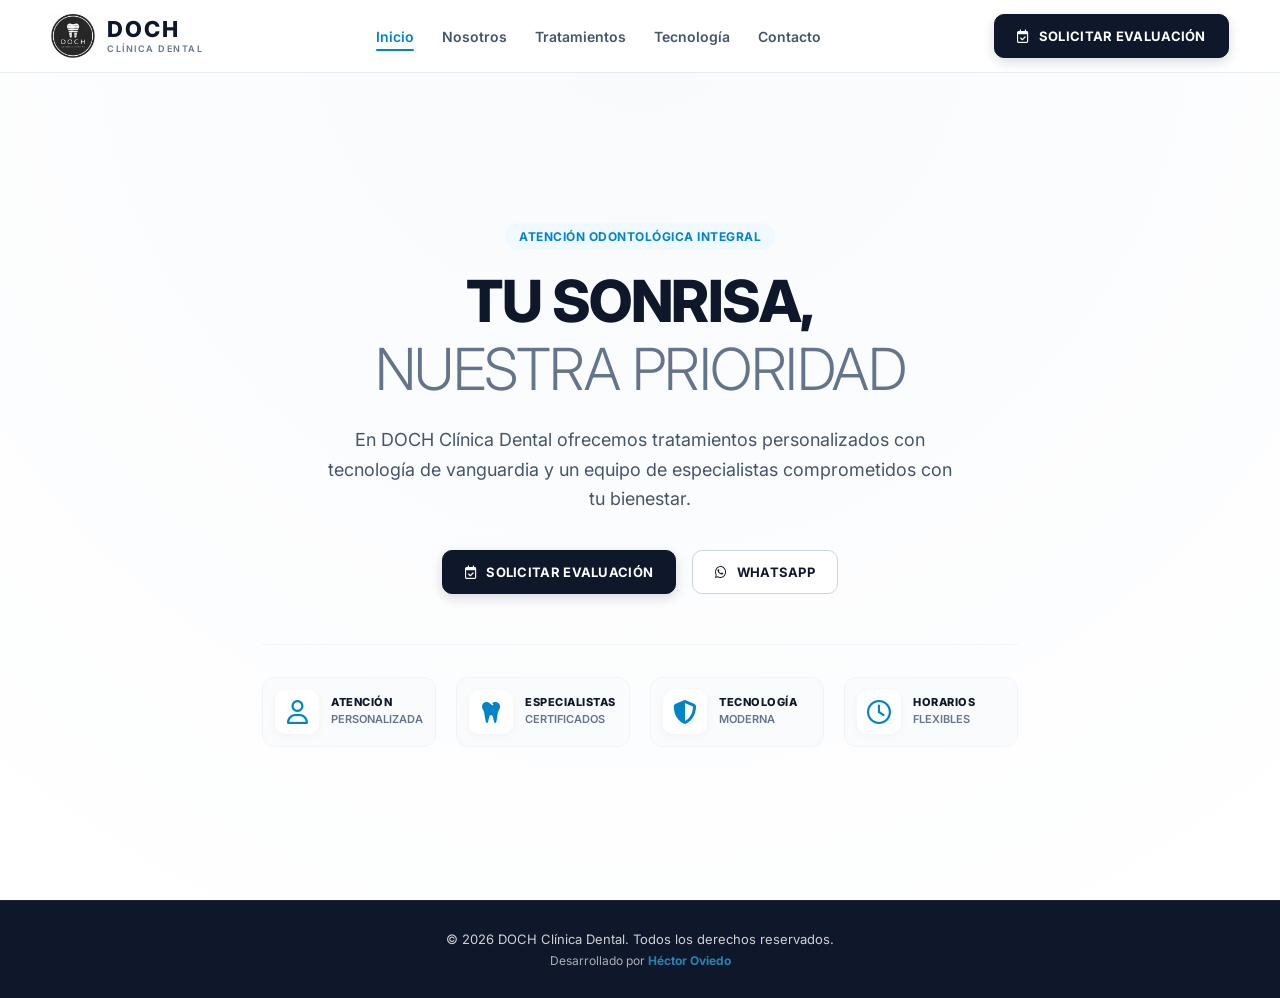
<file: index.html>
<!DOCTYPE html>
<html lang="es">
<head>
    <meta charset="UTF-8">
    <meta name="viewport" content="width=device-width, initial-scale=1.0">
    <title>DOCH - Clínica Dental</title>
    
    <!-- Iconos FontAwesome 6 (CDN) -->
    <link rel="stylesheet" href="https://cdnjs.cloudflare.com/ajax/libs/font-awesome/6.5.1/css/all.min.css">

    <!-- Hojas de Estilos CSS -->
    <link rel="stylesheet" href="css/global.css">
    <link rel="stylesheet" href="css/index.css">

    <!-- Scripts -->
    <script src="js/global.js" defer></script>
</head>
<body>

    <!-- ============================================
         HEADER / NAVBAR (DESKTOP & MÓVIL)
    ============================================ -->
    <header>
        <div class="container navbar">
            <!-- LOGO -->
            <a href="index.html" class="logo">
                <img src="img/Logo.png" alt="DOCH Clínica Dental Logo">
                <div class="logo-text">
                    <h2>DOCH</h2>
                    <span>CLÍNICA DENTAL</span>
                </div>
            </a>

            <!-- NAVEGACIÓN DESKTOP -->
            <nav class="nav-desktop">
                <ul class="menu">
                    <li><a href="index.html" class="activo">Inicio</a></li>
                    <li><a href="nosotros.html">Nosotros</a></li>
                    <li><a href="tratamientos.html">Tratamientos</a></li>
                    <li><a href="tecnologia.html">Tecnología</a></li>
                    <li><a href="contacto.html">Contacto</a></li>
                </ul>
            </nav>

            <!-- BOTÓN DESKTOP -->
            <a href="solicitud.html" class="btn btn-dark navbar-btn">
                <i class="fa-regular fa-calendar-check"></i> SOLICITAR EVALUACIÓN
            </a>

            <!-- BOTÓN HAMBURGUESA (MÓVIL) -->
            <button class="hamburger" id="open-menu-btn" aria-label="Abrir menú de navegación">
                <span></span>
                <span></span>
                <span></span>
            </button>
        </div>
    </header>

    <!-- ============================================
         MENÚ MÓVIL MODAL ESTILO APP
    ============================================ -->
    <div class="menu-backdrop" id="menu-backdrop"></div>

    <aside class="mobile-nav-modal" id="mobile-nav-panel" aria-label="Navegación móvil">
        <!-- Indicador visual superior tipo App -->
        <div class="modal-drag-indicator"></div>

        <button class="close-modal-btn" id="close-menu-btn" aria-label="Cerrar menú">
            <i class="fa-solid fa-xmark"></i>
        </button>

        <div class="mobile-modal-header">
            <h3>Navegación</h3>
            <p>Explora nuestros servicios clínicos</p>
        </div>

        <nav class="mobile-modal-links">
            <a href="index.html" class="activo">
                <i class="fa-solid fa-house"></i>
                <span>Inicio</span>
            </a>
            <a href="nosotros.html">
                <i class="fa-solid fa-hospital-user"></i>
                <span>Nosotros</span>
            </a>
            <a href="tratamientos.html">
                <i class="fa-solid fa-tooth"></i>
                <span>Tratamientos</span>
            </a>

            <a href="tecnologia.html">
                <i class="fa-solid fa-microscope"></i>
                <span>Tecnología</span>
            </a>
            <a href="contacto.html">
                <i class="fa-solid fa-address-book"></i>
                <span>Contacto</span>
            </a>
        </nav>

        <div class="mobile-modal-divider"></div>

        <div class="mobile-modal-buttons">
            <a href="solicitud.html" class="btn btn-modal-primary">
                <i class="fa-solid fa-calendar-check"></i> Solicitar Evaluación
            </a>
            <a href="https://wa.me/56942292122?text=Hola%2C+quiero+agendar+una+evaluaci%C3%B3n+" target="_blank" class="btn btn-modal-whatsapp">
                <i class="fa-brands fa-whatsapp"></i> Agendar por WhatsApp
            </a>
        </div>
    </aside>

    <!-- ============================================
         HERO SECTION (CENTRADO)
    ============================================ -->
    <main>
        <section class="hero">
            <div class="container">
                <div class="hero-text">
                    <span class="badge">Atención odontológica integral</span>
                    <h1>TU SONRISA, <span>NUESTRA PRIORIDAD</span></h1>
                    
                    <p>
                        En DOCH Clínica Dental ofrecemos tratamientos personalizados con tecnología de vanguardia y un equipo de especialistas comprometidos con tu bienestar.
                    </p>

                    <div class="hero-buttons">
                        <a href="solicitud.html" class="btn btn-dark">
                            <i class="fa-regular fa-calendar-check"></i> SOLICITAR EVALUACIÓN
                        </a>
                        <a href="https://wa.me/56942292122?text=Hola%2C+quiero+agendar+una+evaluaci%C3%B3n+" target="_blank" class="btn btn-outline">
                            <i class="fa-brands fa-whatsapp"></i> WHATSAPP
                        </a>
                    </div>

                    <div class="hero-info">
                        <div class="info-card">
                            <i class="fa-regular fa-user"></i>
                            <div>
                                <h4>ATENCIÓN</h4>
                                <p>PERSONALIZADA</p>
                            </div>
                        </div>

                        <div class="info-card">
                            <i class="fa-solid fa-tooth"></i>
                            <div>
                                <h4>ESPECIALISTAS</h4>
                                <p>CERTIFICADOS</p>
                            </div>
                        </div>

                        <div class="info-card">
                            <i class="fa-solid fa-shield-halved"></i>
                            <div>
                                <h4>TECNOLOGÍA</h4>
                                <p>MODERNA</p>
                            </div>
                        </div>

                        <div class="info-card">
                            <i class="fa-regular fa-clock"></i>
                            <div>
                                <h4>HORARIOS</h4>
                                <p>FLEXIBLES</p>
                            </div>
                        </div>
                    </div>
                </div>
            </div>
        </section>
    </main>

    <!-- ============================================
         FOOTER GLOBAL
    ============================================ -->
    <footer>
        <div class="container footer-content">
            <p>&copy; 2026 DOCH Clínica Dental. Todos los derechos reservados.</p>
            <p class="footer-author">Desarrollado por <span>Héctor Oviedo</span></p>
        </div>
    </footer>

</body>
</html>
</file>
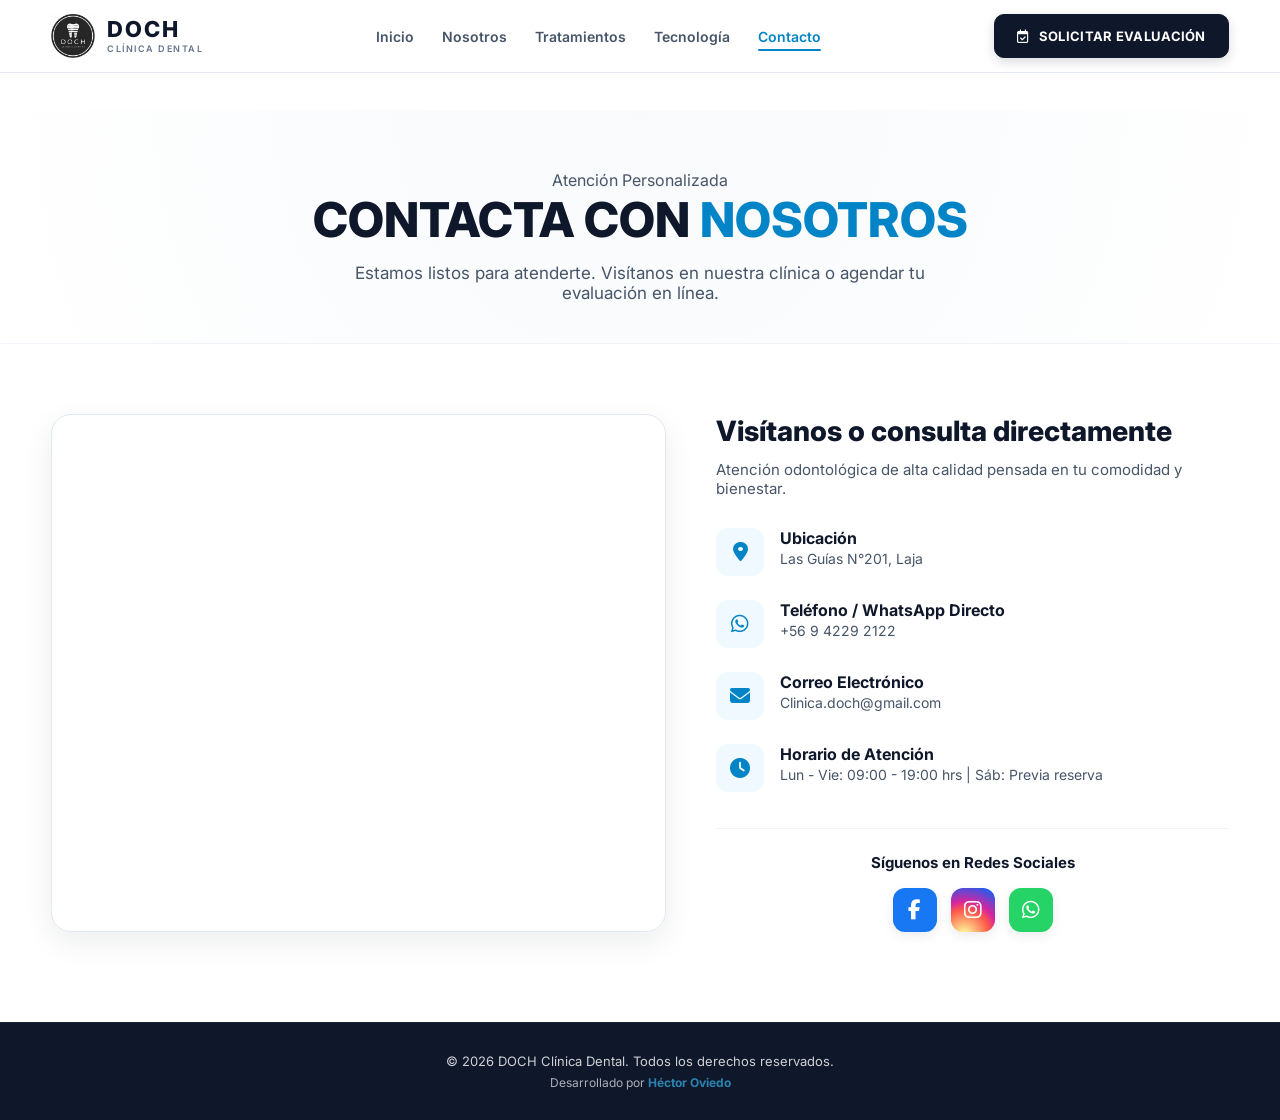
<file: contacto.html>
<!DOCTYPE html>
<html lang="es">
<head>
    <meta charset="UTF-8">
    <meta name="viewport" content="width=device-width, initial-scale=1.0">
    <title>Contacto - DOCH Clínica Dental</title>
    
    <!-- Iconos FontAwesome 6 -->
    <link rel="stylesheet" href="https://cdnjs.cloudflare.com/ajax/libs/font-awesome/6.5.1/css/all.min.css">

    <!-- Hojas de Estilos CSS -->
    <link rel="stylesheet" href="css/global.css">
    <link rel="stylesheet" href="css/contacto.css">

    <!-- Scripts -->
    <script src="js/global.js" defer></script>
</head>
<body>

    <!-- HEADER / NAVBAR -->
    <header>
        <div class="container navbar">
            <a href="index.html" class="logo">
                <img src="img/Logo.png" alt="DOCH Clínica Dental Logo">
                <div class="logo-text">
                    <h2>DOCH</h2>
                    <span>CLÍNICA DENTAL</span>
                </div>
            </a>

            <nav class="nav-desktop">
                <ul class="menu">
                    <li><a href="index.html">Inicio</a></li>
                    <li><a href="nosotros.html">Nosotros</a></li>
                    <li><a href="tratamientos.html">Tratamientos</a></li>
                    <li><a href="tecnologia.html">Tecnología</a></li>
                    <li><a href="contacto.html" class="activo">Contacto</a></li>
                </ul>
            </nav>

            <a href="solicitud.html" class="btn btn-dark navbar-btn">
                <i class="fa-regular fa-calendar-check"></i> SOLICITAR EVALUACIÓN
            </a>

            <button class="hamburger" id="open-menu-btn" aria-label="Abrir menú de navegación">
                <span></span>
                <span></span>
                <span></span>
            </button>
        </div>
    </header>

    <!-- MENÚ MÓVIL MODAL -->
    <div class="menu-backdrop" id="menu-backdrop"></div>

    <aside class="mobile-nav-modal" id="mobile-nav-panel" aria-label="Navegación móvil">
        <!-- Indicador visual superior tipo App -->
        <div class="modal-drag-indicator"></div>

        <button class="close-modal-btn" id="close-menu-btn" aria-label="Cerrar menú">
            <i class="fa-solid fa-xmark"></i>
        </button>

        <div class="mobile-modal-header">
            <h3>Navegación</h3>
            <p>Explora nuestros servicios clínicos</p>
        </div>

        <nav class="mobile-modal-links">
            <a href="index.html" class="activo">
                <i class="fa-solid fa-house"></i>
                <span>Inicio</span>
            </a>
            <a href="nosotros.html">
                <i class="fa-solid fa-hospital-user"></i>
                <span>Nosotros</span>
            </a>
            <a href="tratamientos.html">
                <i class="fa-solid fa-tooth"></i>
                <span>Tratamientos</span>
            </a>

            <a href="tecnologia.html">
                <i class="fa-solid fa-microscope"></i>
                <span>Tecnología</span>
            </a>
            <a href="contacto.html">
                <i class="fa-solid fa-address-book"></i>
                <span>Contacto</span>
            </a>
        </nav>

        <div class="mobile-modal-divider"></div>

        <div class="mobile-modal-buttons">
            <a href="solicitud.html" class="btn btn-modal-primary">
                <i class="fa-solid fa-calendar-check"></i> Solicitar Evaluación
            </a>
            <a href="https://wa.me/56942292122?text=Hola%2C+quiero+agendar+una+evaluaci%C3%B3n+" target="_blank" class="btn btn-modal-whatsapp">
                <i class="fa-brands fa-whatsapp"></i> Agendar por WhatsApp
            </a>
        </div>
    </aside>

    <!-- CONTENIDO PRINCIPAL -->
    <main class="page-content">

        <section class="page-header">
            <div class="container">
                <span class="badge">Atención Personalizada</span>
                <h1>CONTACTA CON <span>NOSOTROS</span></h1>
                <p>Estamos listos para atenderte. Visítanos en nuestra clínica o agendar tu evaluación en línea.</p>
            </div>
        </section>

        <section class="contact-section">
            <div class="container contact-grid">

                <!-- MAPA UBICACIÓN (A LA IZQUIERDA - LAJA) -->
                <div class="map-container">
                    <iframe 
                        src="https://www.google.com/maps/embed?pb=!1m18!1m12!1m3!1d3164.5739192461973!2d-72.7153683!3d-37.2813959!2m3!1f0!2f0!3f0!3m2!1i1024!2i768!4f13.1!3m3!1m2!1s0x966967812832a819%3A0xbbfd11821df26be5!2sLas%20Gu%C3%ADas%20201%2C%20Laja%2C%20B%C3%ADo%20B%C3%ADo!5e0!3m2!1ses!2scl!4v1710000000000!5m2!1ses!2scl" 
                        width="100%" 
                        height="100%" 
                        style="border:0; min-height: 420px;" 
                        allowfullscreen="" 
                        loading="lazy" 
                        referrerpolicy="no-referrer-when-downgrade">
                    </iframe>
                </div>

                <!-- INFORMACIÓN DE CONTACTO & REDES SOCIALES (A LA DERECHA) -->
                <div class="contact-info">
                    <h2>Visítanos o consulta directamente</h2>
                    <p>Atención odontológica de alta calidad pensada en tu comodidad y bienestar.</p>

                    <div class="info-items">
                        <div class="info-item">
                            <div class="info-icon"><i class="fa-solid fa-location-dot"></i></div>
                            <div>
                                <h4>Ubicación</h4>
                                <p>Las Guías N°201, Laja</p>
                            </div>
                        </div>

                        <div class="info-item">
                            <div class="info-icon"><i class="fa-brands fa-whatsapp"></i></div>
                            <div>
                                <h4>Teléfono / WhatsApp Directo</h4>
                                <p>+56 9 4229 2122</p>
                            </div>
                        </div>

                        <div class="info-item">
                            <div class="info-icon"><i class="fa-solid fa-envelope"></i></div>
                            <div>
                                <h4>Correo Electrónico</h4>
                                <p>Clinica.doch@gmail.com</p>
                            </div>
                        </div>

                        <div class="info-item">
                            <div class="info-icon"><i class="fa-solid fa-clock"></i></div>
                            <div>
                                <h4>Horario de Atención</h4>
                                <p>Lun - Vie: 09:00 - 19:00 hrs | Sáb: Previa reserva</p>
                            </div>
                        </div>
                    </div>

                    <!-- REDES SOCIALES -->
                    <div class="social-box">
                        <h4>Síguenos en Redes Sociales</h4>
                        <div class="social-links">
                            <a href="https://www.facebook.com/profile.php?id=61579212466904" target="_blank" rel="noopener noreferrer" aria-label="Facebook"><i class="fa-brands fa-facebook-f"></i></a>
                            <a href="https://www.instagram.com/clinicadoch" target="_blank" rel="noopener noreferrer" aria-label="Instagram"><i class="fa-brands fa-instagram"></i></a>
                            <a href="https://wa.me/56942292122?text=Hola%2C+quiero+agendar+una+evaluaci%C3%B3n+" target="_blank" rel="noopener noreferrer" aria-label="WhatsApp"><i class="fa-brands fa-whatsapp"></i></a>
                        </div>
                    </div>
                </div>

            </div>
        </section>

    </main>

   
    <!-- FOOTER -->
    <footer>
        <div class="container footer-content">
            <p>&copy; 2026 DOCH Clínica Dental. Todos los derechos reservados.</p>
            <p class="footer-author">Desarrollado por <span>Héctor Oviedo</span></p>
        </div>
    </footer>

</body>
</html>
</file>
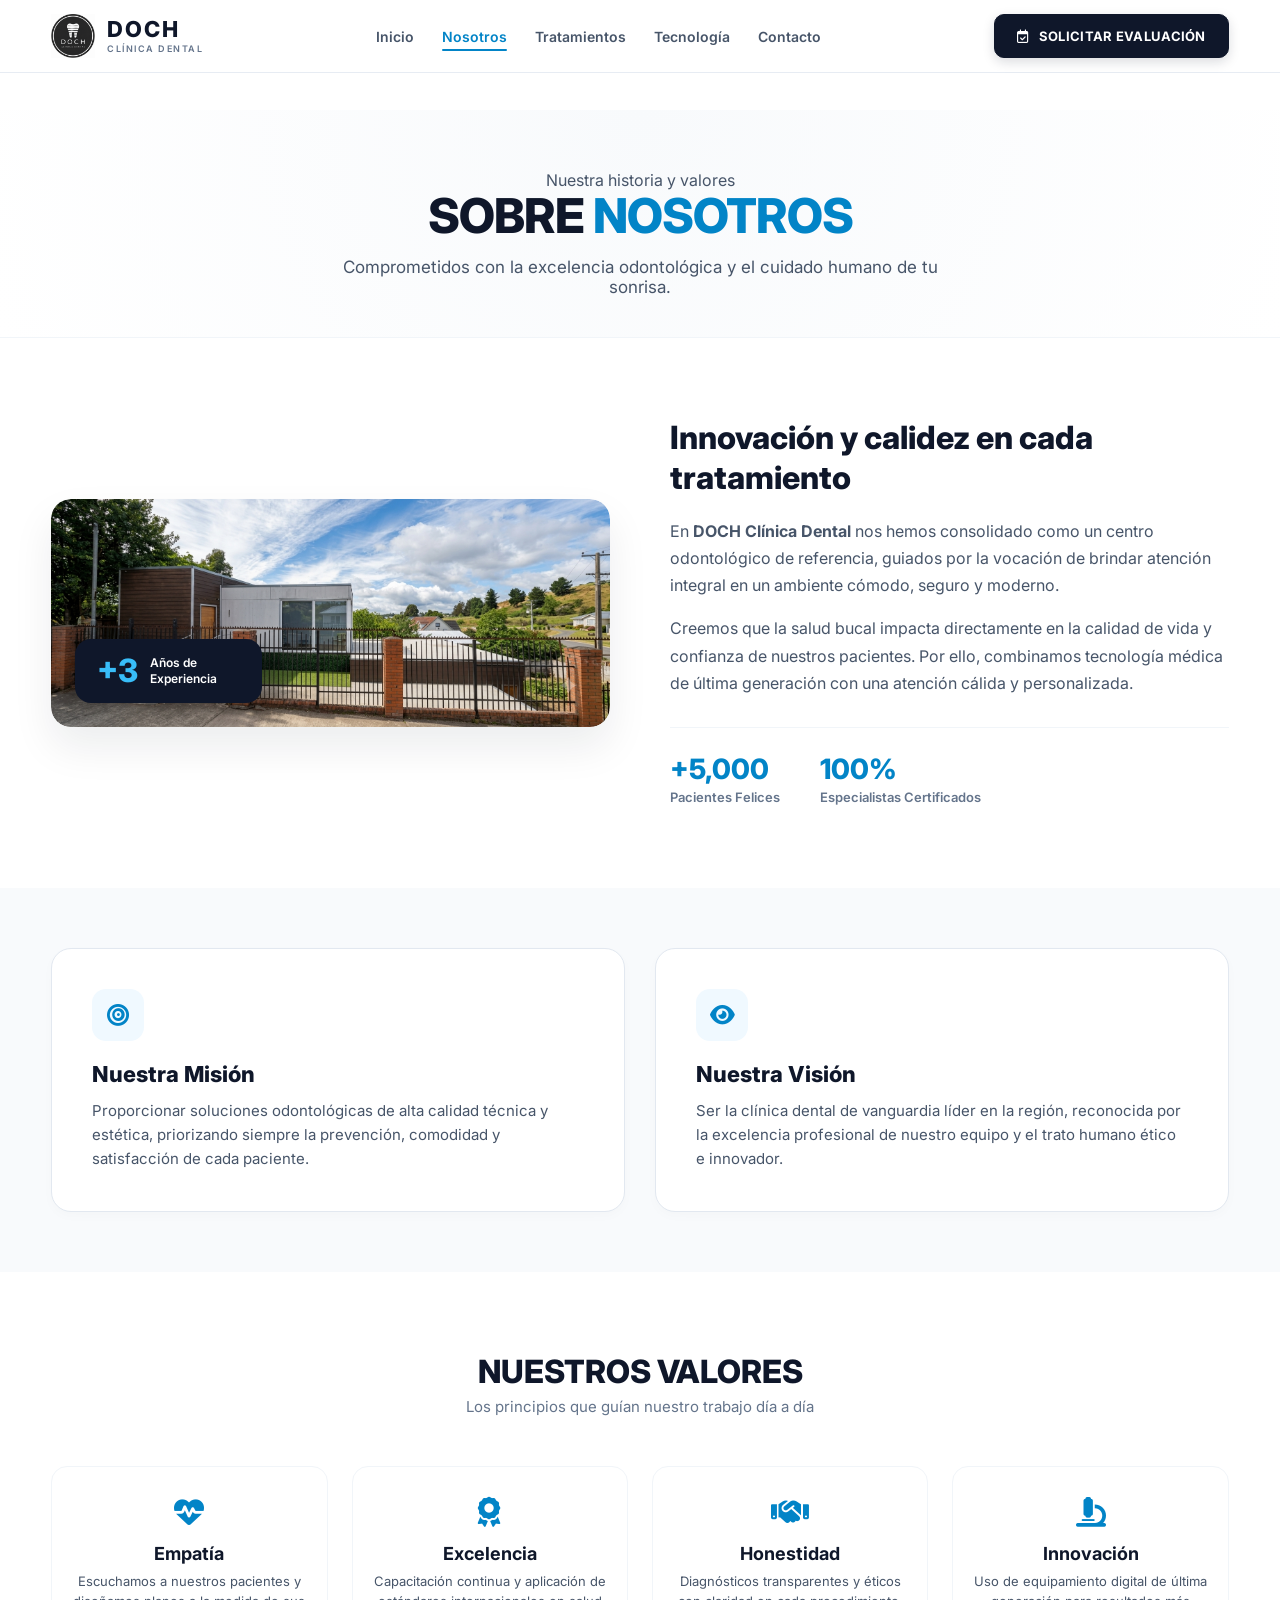
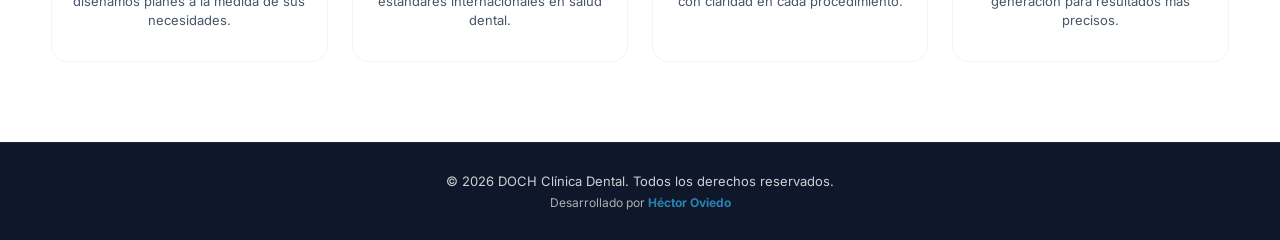
<file: nosotros.html>
<!DOCTYPE html>
<html lang="es">
<head>
    <meta charset="UTF-8">
    <meta name="viewport" content="width=device-width, initial-scale=1.0">
    <title>Nosotros - DOCH Clínica Dental</title>
    
    <!-- Iconos FontAwesome 6 (CDN) -->
    <link rel="stylesheet" href="https://cdnjs.cloudflare.com/ajax/libs/font-awesome/6.5.1/css/all.min.css">

    <!-- Hojas de Estilos CSS -->
    <link rel="stylesheet" href="css/global.css">
    <link rel="stylesheet" href="css/nosotros.css">

    <!-- Scripts -->
    <script src="js/global.js" defer></script>
</head>
<body>

    <!-- ============================================
         HEADER / NAVBAR (DESKTOP & MÓVIL)
    ============================================ -->
    <header>
        <div class="container navbar">
            <!-- LOGO -->
            <a href="index.html" class="logo">
                <img src="img/Logo.png" alt="DOCH Clínica Dental Logo">
                <div class="logo-text">
                    <h2>DOCH</h2>
                    <span>CLÍNICA DENTAL</span>
                </div>
            </a>

            <!-- NAVEGACIÓN DESKTOP -->
            <nav class="nav-desktop">
                <ul class="menu">
                    <li><a href="index.html">Inicio</a></li>
                    <li><a href="nosotros.html" class="activo">Nosotros</a></li>
                    <li><a href="tratamientos.html">Tratamientos</a></li>
                    <li><a href="tecnologia.html">Tecnología</a></li>
                    <li><a href="contacto.html">Contacto</a></li>
                </ul>
            </nav>

            <!-- BOTÓN DESKTOP -->
            <a href="solicitud.html" class="btn btn-dark navbar-btn">
                <i class="fa-regular fa-calendar-check"></i> SOLICITAR EVALUACIÓN
            </a>

            <!-- BOTÓN HAMBURGUESA (MÓVIL) -->
            <button class="hamburger" id="open-menu-btn" aria-label="Abrir menú de navegación">
                <span></span>
                <span></span>
                <span></span>
            </button>
        </div>
    </header>

    <!-- ============================================
         MENÚ MÓVIL MODAL ESTILO APP
    ============================================ -->
    <div class="menu-backdrop" id="menu-backdrop"></div>

    <aside class="mobile-nav-modal" id="mobile-nav-panel" aria-label="Navegación móvil">
        <!-- Indicador visual superior tipo App -->
        <div class="modal-drag-indicator"></div>

        <button class="close-modal-btn" id="close-menu-btn" aria-label="Cerrar menú">
            <i class="fa-solid fa-xmark"></i>
        </button>

        <div class="mobile-modal-header">
            <h3>Navegación</h3>
            <p>Explora nuestros servicios clínicos</p>
        </div>

        <nav class="mobile-modal-links">
            <a href="index.html" class="activo">
                <i class="fa-solid fa-house"></i>
                <span>Inicio</span>
            </a>
            <a href="nosotros.html">
                <i class="fa-solid fa-hospital-user"></i>
                <span>Nosotros</span>
            </a>
            <a href="tratamientos.html">
                <i class="fa-solid fa-tooth"></i>
                <span>Tratamientos</span>
            </a>

            <a href="tecnologia.html">
                <i class="fa-solid fa-microscope"></i>
                <span>Tecnología</span>
            </a>
            <a href="contacto.html">
                <i class="fa-solid fa-address-book"></i>
                <span>Contacto</span>
            </a>
        </nav>

        <div class="mobile-modal-divider"></div>

        <div class="mobile-modal-buttons">
            <a href="solicitud.html" class="btn btn-modal-primary">
                <i class="fa-solid fa-calendar-check"></i> Solicitar Evaluación
            </a>
            <a href="https://wa.me/56942292122?text=Hola%2C+quiero+agendar+una+evaluaci%C3%B3n+" target="_blank" class="btn btn-modal-whatsapp">
                <i class="fa-brands fa-whatsapp"></i> Agendar por WhatsApp
            </a>
        </div>
    </aside>

    <!-- ============================================
         CONTENIDO PRINCIPAL - NOSOTROS
    ============================================ -->
    <main class="page-content">
        
        <!-- HEADER DE PÁGINA -->
        <section class="page-header">
            <div class="container">
                <span class="badge">Nuestra historia y valores</span>
                <h1>SOBRE <span>NOSOTROS</span></h1>
                <p>Comprometidos con la excelencia odontológica y el cuidado humano de tu sonrisa.</p>
            </div>
        </section>

        <!-- SECCIÓN SOBRE LA CLÍNICA (GRID DOS COLUMNAS) -->
        <section class="about-section">
            <div class="container about-grid">
                <div class="about-image">
                    <img src="img/Instalaciones.png" alt="Instalaciones de DOCH Clínica Dental">
                    <div class="experience-badge">
                        <span class="number">+3</span>
                        <span class="text">Años de Experiencia</span>
                    </div>
                </div>

                <div class="about-text">
                    <h2>Innovación y calidez en cada tratamiento</h2>
                    <p>
                        En <strong>DOCH Clínica Dental</strong> nos hemos consolidado como un centro odontológico de referencia, guiados por la vocación de brindar atención integral en un ambiente cómodo, seguro y moderno.
                    </p>
                    <p>
                        Creemos que la salud bucal impacta directamente en la calidad de vida y confianza de nuestros pacientes. Por ello, combinamos tecnología médica de última generación con una atención cálida y personalizada.
                    </p>

                    <div class="about-stats">
                        <div class="stat-item">
                            <h3>+5,000</h3>
                            <p>Pacientes Felices</p>
                        </div>
                        <div class="stat-item">
                            <h3>100%</h3>
                            <p>Especialistas Certificados</p>
                        </div>
                    </div>
                </div>
            </div>
        </section>

        <!-- MISIÓN Y VISIÓN (TARJETAS) -->
        <section class="mv-section">
            <div class="container mv-grid">
                <div class="mv-card">
                    <div class="mv-icon">
                        <i class="fa-solid fa-bullseye"></i>
                    </div>
                    <h3>Nuestra Misión</h3>
                    <p>
                        Proporcionar soluciones odontológicas de alta calidad técnica y estética, priorizando siempre la prevención, comodidad y satisfacción de cada paciente.
                    </p>
                </div>

                <div class="mv-card">
                    <div class="mv-icon">
                        <i class="fa-solid fa-eye"></i>
                    </div>
                    <h3>Nuestra Visión</h3>
                    <p>
                        Ser la clínica dental de vanguardia líder en la región, reconocida por la excelencia profesional de nuestro equipo y el trato humano ético e innovador.
                    </p>
                </div>
            </div>
        </section>

        <!-- VALORES CORPORATIVOS -->
        <section class="values-section">
            <div class="container">
                <div class="section-title">
                    <h2>NUESTROS VALORES</h2>
                    <p>Los principios que guían nuestro trabajo día a día</p>
                </div>

                <div class="values-grid">
                    <div class="value-card">
                        <i class="fa-solid fa-heart-pulse"></i>
                        <h4>Empatía</h4>
                        <p>Escuchamos a nuestros pacientes y diseñamos planes a la medida de sus necesidades.</p>
                    </div>

                    <div class="value-card">
                        <i class="fa-solid fa-award"></i>
                        <h4>Excelencia</h4>
                        <p>Capacitación continua y aplicación de estándares internacionales en salud dental.</p>
                    </div>

                    <div class="value-card">
                        <i class="fa-solid fa-handshake"></i>
                        <h4>Honestidad</h4>
                        <p>Diagnósticos transparentes y éticos con claridad en cada procedimiento.</p>
                    </div>

                    <div class="value-card">
                        <i class="fa-solid fa-microscope"></i>
                        <h4>Innovación</h4>
                        <p>Uso de equipamiento digital de última generación para resultados más precisos.</p>
                    </div>
                </div>
            </div>
        </section>

    </main>


    <footer>
        <div class="container footer-content">
            <p>&copy; 2026 DOCH Clínica Dental. Todos los derechos reservados.</p>
            <p class="footer-author">Desarrollado por <span>Héctor Oviedo</span></p>
        </div>
    </footer>

</body>
</html>
</file>
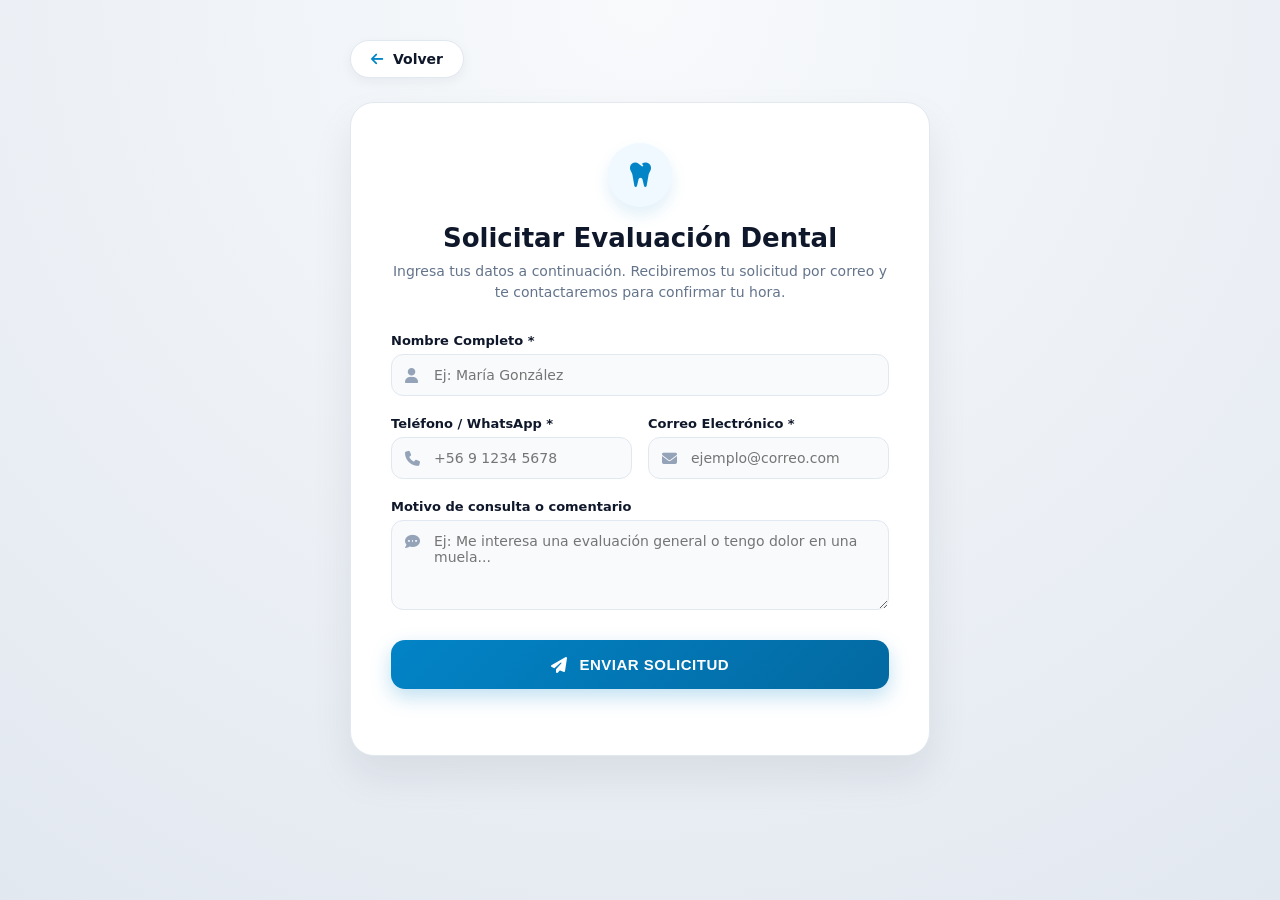
<file: solicitud.html>
<!DOCTYPE html>
<html lang="es">
<head>
    <meta charset="UTF-8">
    <meta name="viewport" content="width=device-width, initial-scale=1.0">
    <title>Solicitud de Evaluación - DOCH Clínica Dental</title>
    
    <!-- Iconos FontAwesome 6 -->
    <link rel="stylesheet" href="https://cdnjs.cloudflare.com/ajax/libs/font-awesome/6.5.1/css/all.min.css">

    <!-- Estilos CSS -->
    <link rel="stylesheet" href="css/global.css">
    <link rel="stylesheet" href="css/solicitud.css">
    <script src="js/solicitud.js"></script>
</head>
<body class="solicitud-page">

    <main class="solicitud-container">
        <!-- Botón Volver al historial anterior -->
        <a href="javascript:history.back()" class="btn-back">
            <i class="fa-solid fa-arrow-left"></i> Volver
        </a>

        <div class="solicitud-card">
            <div class="solicitud-header">
                <div class="solicitud-icon">
                    <i class="fa-solid fa-tooth"></i>
                </div>
                <h1>Solicitar Evaluación Dental</h1>
                <p>Ingresa tus datos a continuación. Recibiremos tu solicitud por correo y te contactaremos para confirmar tu hora.</p>
            </div>

            <!-- FORMULARIO DE ENVÍO -->
            <!-- NOTA: Reemplaza "TU_FORM_ID" por tu ID de Formspree (se explica abajo) -->
           <form action="https://formspree.io/f/xaqrlyyg" method="POST" class="solicitud-form" id="solicitudForm">
                
                <!-- Configuración opcional para Formspree -->
                <input type="hidden" name="_subject" value="Nueva Solicitud de Evaluación Dental - DOCH">
                
                <div class="form-group">
                    <label for="nombre">Nombre Completo *</label>
                    <div class="input-wrapper">
                        <i class="fa-solid fa-user"></i>
                        <input type="text" name="nombre" id="nombre" placeholder="Ej: María González" required>
                    </div>
                </div>

                <div class="form-row">
                    <div class="form-group">
                        <label for="telefono">Teléfono / WhatsApp *</label>
                        <div class="input-wrapper">
                            <i class="fa-solid fa-phone"></i>
                            <input type="tel" name="telefono" id="telefono" placeholder="+56 9 1234 5678" required>
                        </div>
                    </div>

                    <div class="form-group">
                        <label for="correo">Correo Electrónico *</label>
                        <div class="input-wrapper">
                            <i class="fa-solid fa-envelope"></i>
                            <input type="email" name="correo" id="correo" placeholder="ejemplo@correo.com" required>
                        </div>
                    </div>
                </div>

                <div class="form-group">
                    <label for="motivo">Motivo de consulta o comentario</label>
                    <div class="input-wrapper textarea-wrapper">
                        <i class="fa-solid fa-comment-dots"></i>
                        <textarea name="motivo" id="motivo" rows="4" placeholder="Ej: Me interesa una evaluación general o tengo dolor en una muela..."></textarea>
                    </div>
                </div>

                <button type="submit" class="btn-submit" id="btnSubmit">
                    <i class="fa-solid fa-paper-plane"></i> ENVIAR SOLICITUD
                </button>

                <!-- Mensaje de estado al enviar -->
                <div class="form-status" id="formStatus"></div>
            </form>
        </div>
    </main>

    <script src="js/solicitud.js"></script>
</body>
</html>
</file>
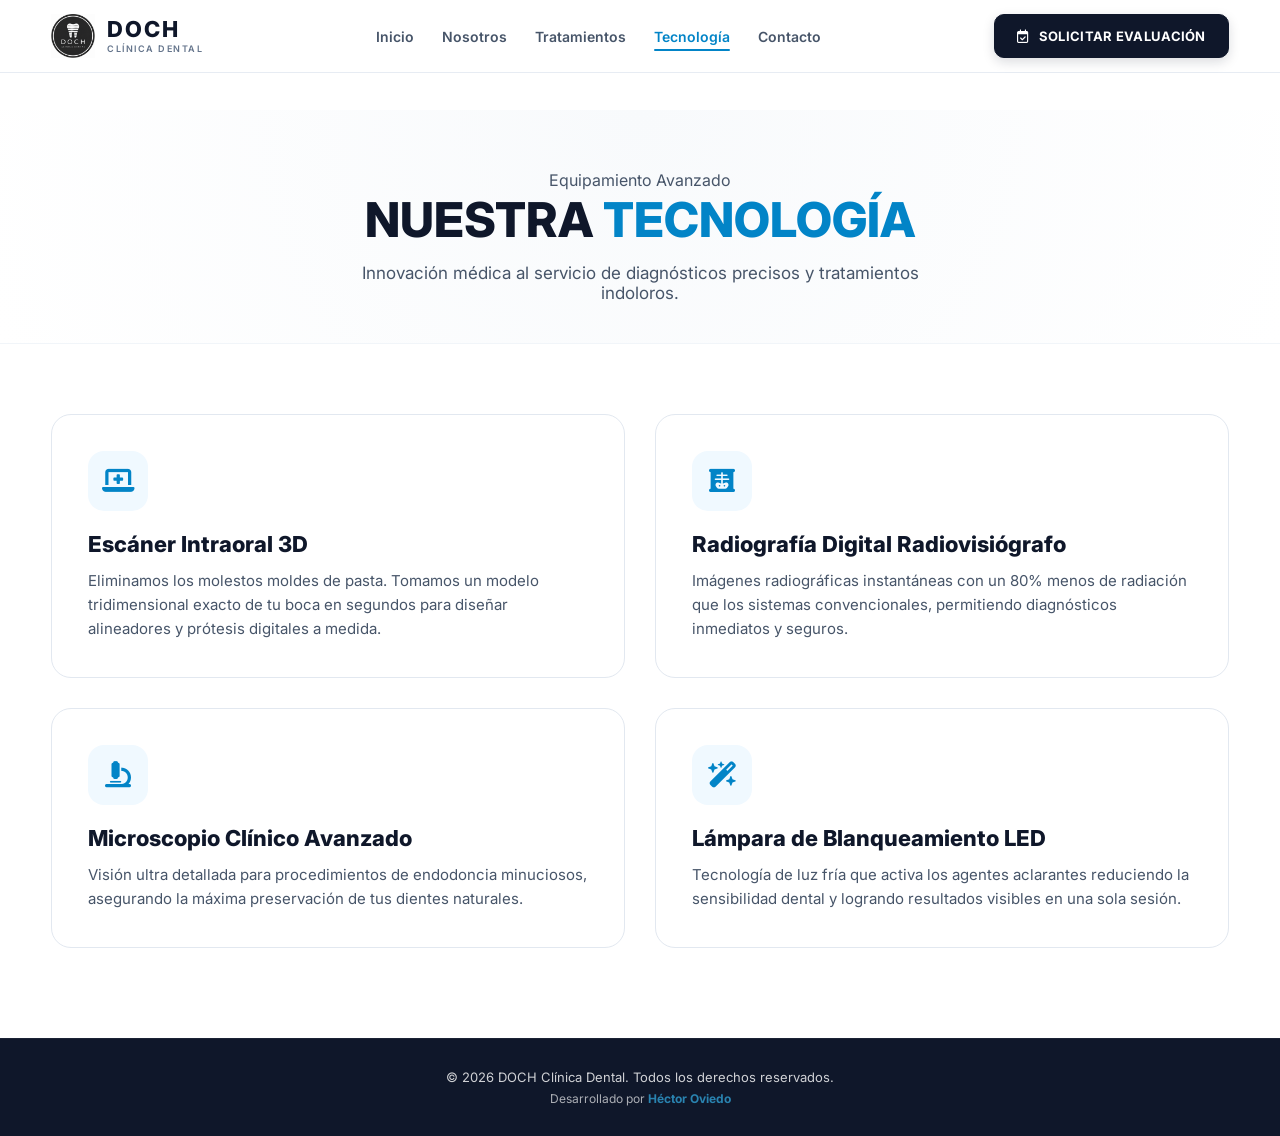
<file: tecnologia.html>
<!DOCTYPE html>
<html lang="es">
<head>
    <meta charset="UTF-8">
    <meta name="viewport" content="width=device-width, initial-scale=1.0">
    <title>Tecnología - DOCH Clínica Dental</title>
    
    <!-- Iconos FontAwesome 6 -->
    <link rel="stylesheet" href="https://cdnjs.cloudflare.com/ajax/libs/font-awesome/6.5.1/css/all.min.css">

    <!-- Hojas de Estilos CSS -->
    <link rel="stylesheet" href="css/global.css">
    <link rel="stylesheet" href="css/tecnologia.css">

    <!-- Scripts -->
    <script src="js/global.js" defer></script>
</head>
<body>

    <!-- HEADER / NAVBAR -->
    <header>
        <div class="container navbar">
            <a href="index.html" class="logo">
                <img src="img/Logo.png" alt="DOCH Clínica Dental Logo">
                <div class="logo-text">
                    <h2>DOCH</h2>
                    <span>CLÍNICA DENTAL</span>
                </div>
            </a>

            <nav class="nav-desktop">
                <ul class="menu">
                    <li><a href="index.html">Inicio</a></li>
                    <li><a href="nosotros.html">Nosotros</a></li>
                    <li><a href="tratamientos.html">Tratamientos</a></li>
                    <li><a href="tecnologia.html" class="activo">Tecnología</a></li>
                    <li><a href="contacto.html">Contacto</a></li>
                </ul>
            </nav>

            <a href="solicitud.html" class="btn btn-dark navbar-btn">
                <i class="fa-regular fa-calendar-check"></i> SOLICITAR EVALUACIÓN
            </a>

            <button class="hamburger" id="open-menu-btn" aria-label="Abrir menú de navegación">
                <span></span>
                <span></span>
                <span></span>
            </button>
        </div>
    </header>

<div class="menu-backdrop" id="menu-backdrop"></div>

    <aside class="mobile-nav-modal" id="mobile-nav-panel" aria-label="Navegación móvil">
        <!-- Indicador visual superior tipo App -->
        <div class="modal-drag-indicator"></div>

        <button class="close-modal-btn" id="close-menu-btn" aria-label="Cerrar menú">
            <i class="fa-solid fa-xmark"></i>
        </button>

        <div class="mobile-modal-header">
            <h3>Navegación</h3>
            <p>Explora nuestros servicios clínicos</p>
        </div>

        <nav class="mobile-modal-links">
            <a href="index.html" class="activo">
                <i class="fa-solid fa-house"></i>
                <span>Inicio</span>
            </a>
            <a href="nosotros.html">
                <i class="fa-solid fa-hospital-user"></i>
                <span>Nosotros</span>
            </a>
            <a href="tratamientos.html">
                <i class="fa-solid fa-tooth"></i>
                <span>Tratamientos</span>
            </a>

            <a href="tecnologia.html">
                <i class="fa-solid fa-microscope"></i>
                <span>Tecnología</span>
            </a>
            <a href="contacto.html">
                <i class="fa-solid fa-address-book"></i>
                <span>Contacto</span>
            </a>
        </nav>

        <div class="mobile-modal-divider"></div>

        <div class="mobile-modal-buttons">
            <a href="solicitud.html" class="btn btn-modal-primary">
                <i class="fa-solid fa-calendar-check"></i> Solicitar Evaluación
            </a>
            <a href="https://wa.me/56942292122?text=Hola%2C+quiero+agendar+una+evaluaci%C3%B3n+" target="_blank" class="btn btn-modal-whatsapp">
                <i class="fa-brands fa-whatsapp"></i> Agendar por WhatsApp
            </a>
        </div>
    </aside>

    <!-- CONTENIDO PRINCIPAL -->
    <main class="page-content">

        <section class="page-header">
            <div class="container">
                <span class="badge">Equipamiento Avanzado</span>
                <h1>NUESTRA <span>TECNOLOGÍA</span></h1>
                <p>Innovación médica al servicio de diagnósticos precisos y tratamientos indoloros.</p>
            </div>
        </section>

        <section class="tech-section">
            <div class="container">
                <div class="tech-grid">

                    <!-- Ítem 1 -->
                    <article class="tech-card">
                        <div class="tech-icon"><i class="fa-solid fa-laptop-medical"></i></div>
                        <h3>Escáner Intraoral 3D</h3>
                        <p>Eliminamos los molestos moldes de pasta. Tomamos un modelo tridimensional exacto de tu boca en segundos para diseñar alineadores y prótesis digitales a medida.</p>
                    </article>

                    <!-- Ítem 2 -->
                    <article class="tech-card">
                        <div class="tech-icon"><i class="fa-solid fa-x-ray"></i></div>
                        <h3>Radiografía Digital Radiovisiógrafo</h3>
                        <p>Imágenes radiográficas instantáneas con un 80% menos de radiación que los sistemas convencionales, permitiendo diagnósticos inmediatos y seguros.</p>
                    </article>

                    <!-- Ítem 3 -->
                    <article class="tech-card">
                        <div class="tech-icon"><i class="fa-solid fa-microscope"></i></div>
                        <h3>Microscopio Clínico Avanzado</h3>
                        <p>Visión ultra detallada para procedimientos de endodoncia minuciosos, asegurando la máxima preservación de tus dientes naturales.</p>
                    </article>

                    <!-- Ítem 4 -->
                    <article class="tech-card">
                        <div class="tech-icon"><i class="fa-solid fa-wand-magic-sparkles"></i></div>
                        <h3>Lámpara de Blanqueamiento LED</h3>
                        <p>Tecnología de luz fría que activa los agentes aclarantes reduciendo la sensibilidad dental y logrando resultados visibles en una sola sesión.</p>
                    </article>

                </div>
            </div>
        </section>

    </main>

    <!-- FOOTER -->
    <footer>
        <div class="container footer-content">
            <p>&copy; 2026 DOCH Clínica Dental. Todos los derechos reservados.</p>
            <p class="footer-author">Desarrollado por <span>Héctor Oviedo</span></p>
        </div>
    </footer>

</body>
</html>
</file>
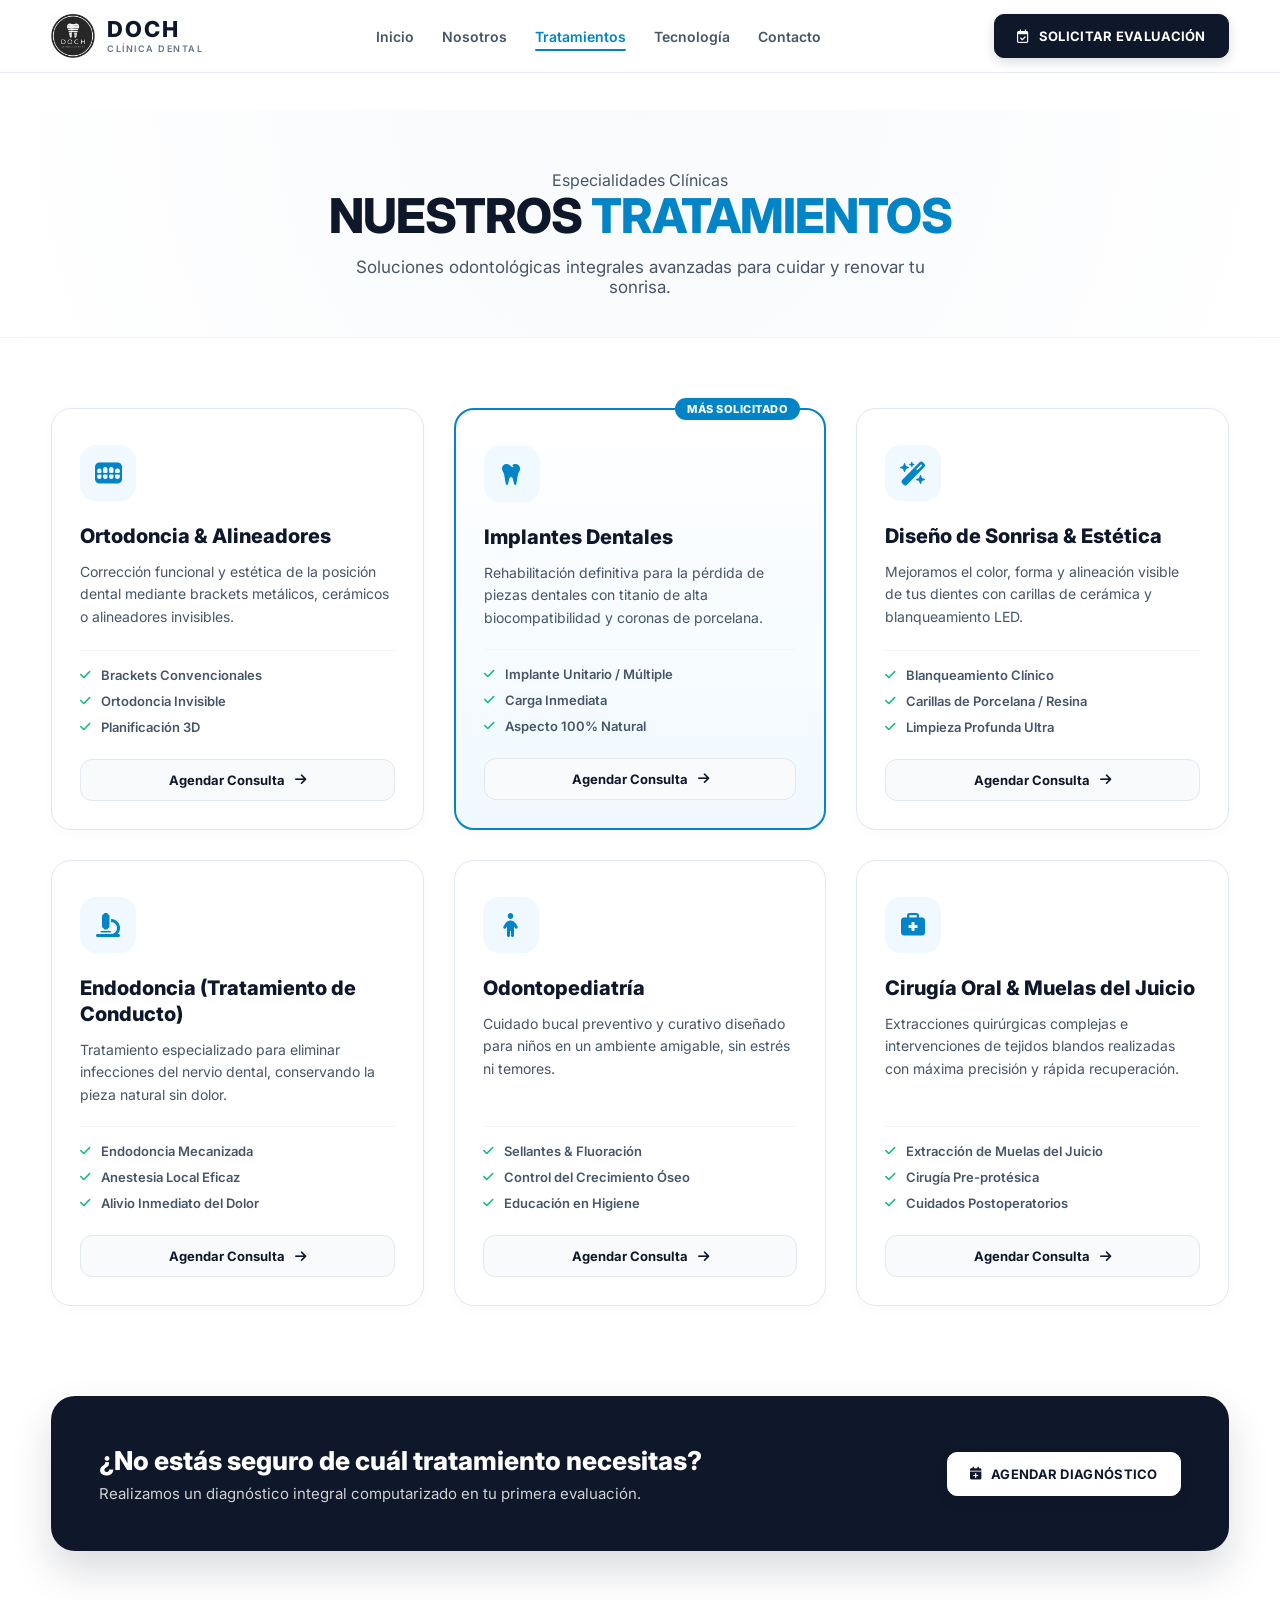
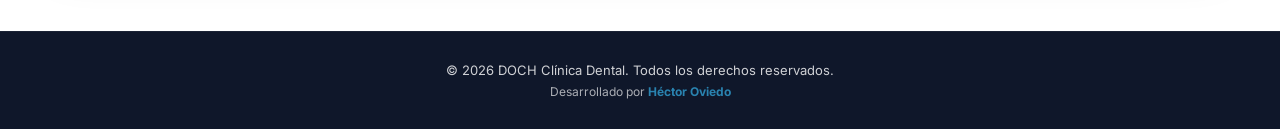
<file: tratamientos.html>
<!DOCTYPE html>
<html lang="es">
<head>
    <meta charset="UTF-8">
    <meta name="viewport" content="width=device-width, initial-scale=1.0">
    <title>Tratamientos - DOCH Clínica Dental</title>
    
    <!-- Iconos FontAwesome 6 (CDN) -->
    <link rel="stylesheet" href="https://cdnjs.cloudflare.com/ajax/libs/font-awesome/6.5.1/css/all.min.css">

    <!-- Hojas de Estilos CSS -->
    <link rel="stylesheet" href="css/global.css">
    <link rel="stylesheet" href="css/tratamientos.css">

    <!-- Scripts -->
    <script src="js/global.js" defer></script>
</head>
<body>

    <!-- ============================================
         HEADER / NAVBAR (DESKTOP & MÓVIL)
    ============================================ -->
    <header>
        <div class="container navbar">
            <!-- LOGO -->
            <a href="index.html" class="logo">
                <img src="img/Logo.png" alt="DOCH Clínica Dental Logo">
                <div class="logo-text">
                    <h2>DOCH</h2>
                    <span>CLÍNICA DENTAL</span>
                </div>
            </a>

            <!-- NAVEGACIÓN DESKTOP -->
            <nav class="nav-desktop">
                <ul class="menu">
                    <li><a href="index.html">Inicio</a></li>
                    <li><a href="nosotros.html">Nosotros</a></li>
                    <li><a href="tratamientos.html" class="activo">Tratamientos</a></li>
                    <li><a href="tecnologia.html">Tecnología</a></li>
                    <li><a href="contacto.html">Contacto</a></li>
                </ul>
            </nav>

            <!-- BOTÓN DESKTOP -->
            <a href="solicitud.html" class="btn btn-dark navbar-btn">
                <i class="fa-regular fa-calendar-check"></i> SOLICITAR EVALUACIÓN
            </a>

            <!-- BOTÓN HAMBURGUESA (MÓVIL) -->
            <button class="hamburger" id="open-menu-btn" aria-label="Abrir menú de navegación">
                <span></span>
                <span></span>
                <span></span>
            </button>
        </div>
    </header>

    <!-- ============================================
         MENÚ MÓVIL MODAL ESTILO APP
    ============================================ -->
    <div class="menu-backdrop" id="menu-backdrop"></div>

    <aside class="mobile-nav-modal" id="mobile-nav-panel" aria-label="Navegación móvil">
        <!-- Indicador visual superior tipo App -->
        <div class="modal-drag-indicator"></div>

        <button class="close-modal-btn" id="close-menu-btn" aria-label="Cerrar menú">
            <i class="fa-solid fa-xmark"></i>
        </button>

        <div class="mobile-modal-header">
            <h3>Navegación</h3>
            <p>Explora nuestros servicios clínicos</p>
        </div>

        <nav class="mobile-modal-links">
            <a href="index.html" class="activo">
                <i class="fa-solid fa-house"></i>
                <span>Inicio</span>
            </a>
            <a href="nosotros.html">
                <i class="fa-solid fa-hospital-user"></i>
                <span>Nosotros</span>
            </a>
            <a href="tratamientos.html">
                <i class="fa-solid fa-tooth"></i>
                <span>Tratamientos</span>
            </a>

            <a href="tecnologia.html">
                <i class="fa-solid fa-microscope"></i>
                <span>Tecnología</span>
            </a>
            <a href="contacto.html">
                <i class="fa-solid fa-address-book"></i>
                <span>Contacto</span>
            </a>
        </nav>

        <div class="mobile-modal-divider"></div>

        <div class="mobile-modal-buttons">
            <a href="solicitud.html" class="btn btn-modal-primary">
                <i class="fa-solid fa-calendar-check"></i> Solicitar Evaluación
            </a>
            <a href="https://wa.me/56942292122?text=Hola%2C+quiero+agendar+una+evaluaci%C3%B3n+" target="_blank" class="btn btn-modal-whatsapp">
                <i class="fa-brands fa-whatsapp"></i> Agendar por WhatsApp
            </a>
        </div>
    </aside>

    <!-- ============================================
         CONTENIDO PRINCIPAL - TRATAMIENTOS
    ============================================ -->
    <main class="page-content">

        <!-- HEADER DE PÁGINA -->
        <section class="page-header">
            <div class="container">
                <span class="badge">Especialidades Clínicas</span>
                <h1>NUESTROS <span>TRATAMIENTOS</span></h1>
                <p>Soluciones odontológicas integrales avanzadas para cuidar y renovar tu sonrisa.</p>
            </div>
        </section>

        <!-- CATÁLOGO DE TRATAMIENTOS -->
        <section class="treatments-section">
            <div class="container">

                <div class="treatments-grid">
                    
                    <!-- Tarjeta 1: Ortodoncia -->
                    <article class="treatment-card">
                        <div class="card-icon">
                            <i class="fa-solid fa-teeth"></i>
                        </div>
                        <h3>Ortodoncia & Alineadores</h3>
                        <p>Corrección funcional y estética de la posición dental mediante brackets metálicos, cerámicos o alineadores invisibles.</p>
                        <ul class="treatment-features">
                            <li><i class="fa-solid fa-check"></i> Brackets Convencionales</li>
                            <li><i class="fa-solid fa-check"></i> Ortodoncia Invisible</li>
                            <li><i class="fa-solid fa-check"></i> Planificación 3D</li>
                        </ul>
                        <a href="solicitud.html" class="btn-card-action">
                            <span>Agendar Consulta</span>
                            <i class="fa-solid fa-arrow-right"></i>
                        </a>
                    </article>

                    <!-- Tarjeta 2: Implante Dental -->
                    <article class="treatment-card highlighted">
                        <span class="card-badge">Más Solicitado</span>
                        <div class="card-icon">
                            <i class="fa-solid fa-tooth"></i>
                        </div>
                        <h3>Implantes Dentales</h3>
                        <p>Rehabilitación definitiva para la pérdida de piezas dentales con titanio de alta biocompatibilidad y coronas de porcelana.</p>
                        <ul class="treatment-features">
                            <li><i class="fa-solid fa-check"></i> Implante Unitario / Múltiple</li>
                            <li><i class="fa-solid fa-check"></i> Carga Inmediata</li>
                            <li><i class="fa-solid fa-check"></i> Aspecto 100% Natural</li>
                        </ul>
                        <a href="solicitud.html" class="btn-card-action">
                            <span>Agendar Consulta</span>
                            <i class="fa-solid fa-arrow-right"></i>
                        </a>
                    </article>

                    <!-- Tarjeta 3: Estética Dental -->
                    <article class="treatment-card">
                        <div class="card-icon">
                            <i class="fa-solid fa-wand-magic-sparkles"></i>
                        </div>
                        <h3>Diseño de Sonrisa & Estética</h3>
                        <p>Mejoramos el color, forma y alineación visible de tus dientes con carillas de cerámica y blanqueamiento LED.</p>
                        <ul class="treatment-features">
                            <li><i class="fa-solid fa-check"></i> Blanqueamiento Clínico</li>
                            <li><i class="fa-solid fa-check"></i> Carillas de Porcelana / Resina</li>
                            <li><i class="fa-solid fa-check"></i> Limpieza Profunda Ultra</li>
                        </ul>
                        <a href="solicitud.html" class="btn-card-action">
                            <span>Agendar Consulta</span>
                            <i class="fa-solid fa-arrow-right"></i>
                        </a>
                    </article>

                    <!-- Tarjeta 4: Endodoncia -->
                    <article class="treatment-card">
                        <div class="card-icon">
                            <i class="fa-solid fa-microscope"></i>
                        </div>
                        <h3>Endodoncia (Tratamiento de Conducto)</h3>
                        <p>Tratamiento especializado para eliminar infecciones del nervio dental, conservando la pieza natural sin dolor.</p>
                        <ul class="treatment-features">
                            <li><i class="fa-solid fa-check"></i> Endodoncia Mecanizada</li>
                            <li><i class="fa-solid fa-check"></i> Anestesia Local Eficaz</li>
                            <li><i class="fa-solid fa-check"></i> Alivio Inmediato del Dolor</li>
                        </ul>
                        <a href="solicitud.html" class="btn-card-action">
                            <span>Agendar Consulta</span>
                            <i class="fa-solid fa-arrow-right"></i>
                        </a>
                    </article>

                    <!-- Tarjeta 5: Odontopediatría -->
                    <article class="treatment-card">
                        <div class="card-icon">
                            <i class="fa-solid fa-child"></i>
                        </div>
                        <h3>Odontopediatría</h3>
                        <p>Cuidado bucal preventivo y curativo diseñado para niños en un ambiente amigable, sin estrés ni temores.</p>
                        <ul class="treatment-features">
                            <li><i class="fa-solid fa-check"></i> Sellantes & Fluoración</li>
                            <li><i class="fa-solid fa-check"></i> Control del Crecimiento Óseo</li>
                            <li><i class="fa-solid fa-check"></i> Educación en Higiene</li>
                        </ul>
                        <a href="solicitud.html" class="btn-card-action">
                            <span>Agendar Consulta</span>
                            <i class="fa-solid fa-arrow-right"></i>
                        </a>
                    </article>

                    <!-- Tarjeta 6: Cirugía Oral -->
                    <article class="treatment-card">
                        <div class="card-icon">
                            <i class="fa-solid fa-briefcase-medical"></i>
                        </div>
                        <h3>Cirugía Oral & Muelas del Juicio</h3>
                        <p>Extracciones quirúrgicas complejas e intervenciones de tejidos blandos realizadas con máxima precisión y rápida recuperación.</p>
                        <ul class="treatment-features">
                            <li><i class="fa-solid fa-check"></i> Extracción de Muelas del Juicio</li>
                            <li><i class="fa-solid fa-check"></i> Cirugía Pre-protésica</li>
                            <li><i class="fa-solid fa-check"></i> Cuidados Postoperatorios</li>
                        </ul>
                        <a href="solicitud.html" class="btn-card-action">
                            <span>Agendar Consulta</span>
                            <i class="fa-solid fa-arrow-right"></i>
                        </a>
                    </article>

                </div>
            </div>
        </section>

        <!-- BANNER DE LLAMADO A LA ACCIÓN -->
        <section class="cta-section">
            <div class="container cta-box">
                <div class="cta-text">
                    <h2>¿No estás seguro de cuál tratamiento necesitas?</h2>
                    <p>Realizamos un diagnóstico integral computarizado en tu primera evaluación.</p>
                </div>
                <a href="solicitud.html" class="btn btn-dark">
                    <i class="fa-solid fa-calendar-plus"></i> AGENDAR DIAGNÓSTICO
                </a>
            </div>
        </section>

    </main>

    <!-- ============================================
         FOOTER GLOBAL
    ============================================ -->
    <footer>
        <div class="container footer-content">
            <p>&copy; 2026 DOCH Clínica Dental. Todos los derechos reservados.</p>
            <p class="footer-author">Desarrollado por <span>Héctor Oviedo</span></p>
        </div>
    </footer>

</body>
</html>
</file>
<file: css/global.css>
/* ============================================
   1. GOOGLE FONTS & REBOOT
============================================ */
@import url('https://fonts.googleapis.com/css2?family=Inter:wght@300;400;500;600;700;800&display=swap');

:root {
    --color-principal: #0f172a;
    --color-texto: #475569;
    --color-titulo: #0f172a;
    --color-blanco: #ffffff;
    --color-borde: #e2e8f0;
    --color-hover: #1e293b;
    --color-acento: #0284c7;
    --color-acento-soft: #f0f9ff;
    --transicion: all 0.25s cubic-bezier(0.4, 0, 0.2, 1);
}

* {
    margin: 0;
    padding: 0;
    box-sizing: border-box;
    -webkit-tap-highlight-color: transparent;
}

html {
    scroll-behavior: smooth;
}

body {
    font-family: 'Inter', -apple-system, BlinkMacSystemFont, sans-serif;
    color: var(--color-texto);
    background: var(--color-blanco);
    overflow-x: hidden;
    display: flex;
    flex-direction: column;
    min-height: 100vh;
}

main {
    flex: 1;
}

img {
    max-width: 100%;
    display: block;
}

a {
    text-decoration: none;
    color: inherit;
}

ul {
    list-style: none;
}

.container {
    width: min(1320px, 92%);
    margin: 0 auto;
}

/* ============================================
   2. HEADER / NAVBAR
============================================ */
header {
    position: fixed;
    top: 0;
    left: 0;
    width: 100%;
    background: rgba(255, 255, 255, 0.92);
    backdrop-filter: blur(12px);
    -webkit-backdrop-filter: blur(12px);
    z-index: 1000;
    padding: 14px 0;
    border-bottom: 1px solid rgba(226, 232, 240, 0.8);
}

.navbar {
    display: flex;
    align-items: center;
    justify-content: space-between;
}

.logo {
    display: flex;
    align-items: center;
    gap: 12px;
}

.logo img {
    width: 44px;
    height: 44px;
    object-fit: contain;
}

.logo h2 {
    color: var(--color-titulo);
    font-size: 22px;
    font-weight: 800;
    letter-spacing: 2px;
    line-height: 1;
}

.logo span {
    display: block;
    color: #64748b;
    font-size: 9px;
    letter-spacing: 1.5px;
    margin-top: 3px;
    font-weight: 600;
}

.menu {
    display: flex;
    gap: 28px;
}

.menu a {
    font-size: 14px;
    font-weight: 600;
    color: #475569;
    position: relative;
    padding: 6px 0;
    transition: var(--transicion);
}

.menu a::after {
    content: "";
    position: absolute;
    bottom: 0;
    left: 0;
    width: 0;
    height: 2px;
    background: var(--color-acento);
    border-radius: 2px;
    transition: var(--transicion);
}

.menu a:hover,
.menu a.activo {
    color: var(--color-acento);
}

.menu a:hover::after,
.menu a.activo::after {
    width: 100%;
}

/* ============================================
   3. BOTONES GLOBALES
============================================ */
.btn {
    display: inline-flex;
    align-items: center;
    justify-content: center;
    gap: 10px;
    padding: 13px 22px;
    font-size: 13px;
    font-weight: 700;
    letter-spacing: 0.3px;
    border-radius: 10px;
    transition: var(--transicion);
    cursor: pointer;
    border: 1px solid transparent;
}

.btn-dark {
    background: var(--color-principal);
    color: var(--color-blanco);
    border-color: var(--color-principal);
    box-shadow: 0 4px 12px rgba(15, 23, 42, 0.15);
}

.btn-dark:hover {
    background: var(--color-hover);
    transform: translateY(-2px);
    box-shadow: 0 6px 18px rgba(15, 23, 42, 0.22);
}

.btn-outline {
    border-color: #cbd5e1;
    color: var(--color-principal);
    background: var(--color-blanco);
}

.btn-outline:hover {
    border-color: var(--color-principal);
    background: var(--color-principal);
    color: var(--color-blanco);
}

/* ============================================
   4. MENÚ MÓVIL ESTILO APP
============================================ */
.hamburger {
    display: none;
    flex-direction: column;
    justify-content: center;
    gap: 5px;
    width: 40px;
    height: 40px;
    background: #f8fafc;
    border: 1px solid #e2e8f0;
    border-radius: 10px;
    cursor: pointer;
    padding: 8px;
    z-index: 1050;
    transition: var(--transicion);
}

.hamburger:active {
    scale: 0.95;
    background: #f1f5f9;
}

.hamburger span {
    width: 100%;
    height: 2px;
    background-color: var(--color-principal);
    border-radius: 4px;
}

/* Backdrop */
.menu-backdrop {
    position: fixed;
    inset: 0;
    background: rgba(15, 23, 42, 0.5);
    backdrop-filter: blur(8px);
    -webkit-backdrop-filter: blur(8px);
    opacity: 0;
    visibility: hidden;
    transition: all 0.3s ease;
    z-index: 1090;
}

.menu-backdrop.active {
    opacity: 1;
    visibility: visible;
}

/* Tarjeta Modal App */
.mobile-nav-modal {
    position: fixed;
    top: 50%;
    left: 50%;
    transform: translate(-50%, -40%) scale(0.92);
    width: calc(100% - 32px);
    max-width: 400px;
    background: var(--color-blanco);
    border-radius: 24px;
    padding: 24px 20px 20px;
    box-shadow: 0 25px 50px -12px rgba(15, 23, 42, 0.25);
    opacity: 0;
    visibility: hidden;
    transition: all 0.35s cubic-bezier(0.16, 1, 0.3, 1);
    z-index: 1100;
}

.mobile-nav-modal.active {
    opacity: 1;
    visibility: visible;
    transform: translate(-50%, -50%) scale(1);
}

.modal-drag-indicator {
    width: 36px;
    height: 4px;
    background: #e2e8f0;
    border-radius: 10px;
    margin: 0 auto 16px;
}

.close-modal-btn {
    position: absolute;
    top: 18px;
    right: 18px;
    background: #f1f5f9;
    border: none;
    width: 32px;
    height: 32px;
    border-radius: 50%;
    color: #64748b;
    font-size: 15px;
    display: flex;
    align-items: center;
    justify-content: center;
    cursor: pointer;
    transition: var(--transicion);
}

.close-modal-btn:hover {
    background: #e2e8f0;
    color: var(--color-titulo);
}

.mobile-modal-header {
    margin-bottom: 16px;
    text-align: left;
    padding-left: 6px;
}

.mobile-modal-header h3 {
    font-size: 18px;
    font-weight: 800;
    color: var(--color-titulo);
}

.mobile-modal-header p {
    font-size: 12px;
    color: #64748b;
    margin-top: 2px;
}

/* Enlaces con Iconos */
.mobile-modal-links {
    display: flex;
    flex-direction: column;
    gap: 4px;
}

.mobile-modal-links a {
    display: flex;
    align-items: center;
    gap: 14px;
    color: #334155;
    font-weight: 600;
    font-size: 15px;
    padding: 11px 14px;
    border-radius: 12px;
    transition: var(--transicion);
}

.mobile-modal-links a i {
    font-size: 16px;
    width: 20px;
    text-align: center;
    color: #94a3b8;
    transition: var(--transicion);
}

.mobile-modal-links a:hover,
.mobile-modal-links a.activo {
    background-color: var(--color-acento-soft);
    color: var(--color-acento);
}

.mobile-modal-links a:hover i,
.mobile-modal-links a.activo i {
    color: var(--color-acento);
}

.mobile-modal-divider {
    height: 1px;
    background: #f1f5f9;
    margin: 16px 0;
}

.mobile-modal-buttons {
    display: flex;
    flex-direction: column;
    gap: 10px;
}

.btn-modal-primary, 
.btn-modal-whatsapp {
    display: flex;
    align-items: center;
    justify-content: center;
    gap: 10px;
    padding: 13px;
    border-radius: 12px;
    font-weight: 700;
    font-size: 14px;
    transition: var(--transicion);
}

.btn-modal-primary {
    background-color: var(--color-principal);
    color: var(--color-blanco);
}

.btn-modal-whatsapp {
    background-color: #25d366;
    color: var(--color-blanco);
    box-shadow: 0 4px 12px rgba(37, 211, 102, 0.2);
}

.btn-modal-whatsapp:active {
    scale: 0.98;
}

/* ============================================
   5. FOOTER GLOBAL
============================================ */
footer {
    padding: 30px 0;
    background: var(--color-principal);
    color: var(--color-blanco);
    margin-top: auto;
    border-top: 1px solid rgba(255, 255, 255, 0.05);
}

.footer-content {
    display: flex;
    flex-direction: column;
    align-items: center;
    gap: 6px;
    text-align: center;
}

footer p {
    opacity: 0.8;
    font-size: 13px;
}

.footer-author {
    font-size: 12px;
    opacity: 0.65;
}

.footer-author span {
    font-weight: 700;
    color: #38bdf8;
}

/* Responsive breakpoint */
@media (max-width: 960px) {
    .hamburger {
        display: flex;
    }
    
    .nav-desktop, 
    .navbar-btn {
        display: none;
    }
}
</file>
<file: css/index.css>
/* ==========================
   HERO SECTION
========================== */
.hero {
    min-height: 100vh;
    display: flex;
    align-items: center;
    justify-content: center;
    padding-top: 130px;
    padding-bottom: 60px;
    background: radial-gradient(circle at top, #f8fafc 0%, #ffffff 100%);
}

.hero .container {
    display: flex;
    justify-content: center;
}

.hero-text {
    max-width: 860px;
    text-align: center;
    display: flex;
    flex-direction: column;
    align-items: center;
}

.badge {
    display: inline-block;
    padding: 6px 14px;
    background: var(--color-acento-soft);
    color: var(--color-acento);
    font-size: 12px;
    font-weight: 700;
    border-radius: 20px;
    margin-bottom: 20px;
    letter-spacing: 0.5px;
    text-transform: uppercase;
}

.hero-text h1 {
    font-size: 58px;
    font-weight: 800;
    color: var(--color-titulo);
    line-height: 1.08;
    letter-spacing: -1.5px;
}

.hero-text h1 span {
    display: block;
    font-weight: 300;
    color: #64748b;
    margin-top: 6px;
}

.hero-text p {
    margin: 24px 0 36px 0;
    max-width: 640px;
    line-height: 1.65;
    font-size: 18px;
    color: var(--color-texto);
}

.hero-buttons {
    display: flex;
    gap: 16px;
    margin-bottom: 50px;
    justify-content: center;
}

.hero-info {
    display: grid;
    grid-template-columns: repeat(4, 1fr);
    gap: 20px;
    padding-top: 32px;
    width: 100%;
    border-top: 1px solid #f1f5f9;
}

.info-card {
    display: flex;
    align-items: center;
    gap: 12px;
    text-align: left;
    padding: 12px;
    border-radius: 12px;
    background: rgba(248, 250, 252, 0.6);
    border: 1px solid #f1f5f9;
}

.info-card i {
    font-size: 24px;
    color: var(--color-acento);
    background: #ffffff;
    width: 44px;
    height: 44px;
    display: flex;
    align-items: center;
    justify-content: center;
    border-radius: 10px;
    box-shadow: 0 2px 8px rgba(0,0,0,0.04);
}

.info-card h4 {
    font-size: 11px;
    font-weight: 800;
    color: var(--color-titulo);
    letter-spacing: 0.5px;
    line-height: 1.2;
}

.info-card p {
    margin: 0;
    font-size: 11px;
    color: #64748b;
    font-weight: 600;
}

/* ==========================
   RESPONSIVE OPTIMIZADO
========================== */
@media (max-width: 992px) {
    .hero-text h1 {
        font-size: 46px;
    }

    .hero-info {
        grid-template-columns: repeat(2, 1fr);
        gap: 14px;
    }
}

@media (max-width: 576px) {
    .hero {
        padding-top: 105px;
        padding-bottom: 40px;
    }

    .badge {
        font-size: 11px;
        padding: 5px 12px;
    }

    .hero-text h1 {
        font-size: 32px;
        letter-spacing: -0.5px;
    }

    .hero-text p {
        font-size: 15px;
        margin: 18px 0 28px 0;
    }

    .hero-buttons {
        flex-direction: column;
        width: 100%;
        gap: 12px;
    }

    .hero-buttons .btn {
        width: 100%;
        padding: 15px;
        font-size: 14px;
    }

    .hero-info {
        grid-template-columns: 1fr;
        gap: 10px;
    }

    .info-card {
        padding: 10px 14px;
    }
}
</file>
<file: css/contacto.css>
/* ============================================
   PÁGINA DE CONTACTO - ESTILOS GENERALES
============================================ */
.page-content {
    padding-top: 110px;
}

.page-header {
    text-align: center;
    padding: 60px 0 40px;
    background: radial-gradient(circle at top, #f8fafc 0%, #ffffff 100%);
    border-bottom: 1px solid #f1f5f9;
}

.page-header h1 {
    font-size: 48px;
    font-weight: 800;
    color: var(--color-titulo);
}

.page-header h1 span {
    color: var(--color-acento);
}

.page-header p {
    margin-top: 14px;
    font-size: 17px;
    color: var(--color-texto);
    max-width: 600px;
    margin: 14px auto 0;
}

/* ============================================
   SECCIÓN CONTACTO + MAPA (GRID 1.2fr - 1fr)
============================================ */
.contact-section {
    padding: 70px 0 90px;
}

.contact-grid {
    display: grid;
    grid-template-columns: 1.2fr 1fr;
    gap: 50px;
    align-items: stretch;
}

/* MAPA (COLUMNA IZQUIERDA) */
.map-container {
    border-radius: 20px;
    overflow: hidden;
    box-shadow: 0 10px 30px rgba(15, 23, 42, 0.08);
    border: 1px solid #e2e8f0;
    height: 100%;
    min-height: 420px;
}

/* INFORMACIÓN DE CONTACTO (COLUMNA DERECHA) */
.contact-info h2 {
    font-size: 28px;
    font-weight: 800;
    color: var(--color-titulo);
    margin-bottom: 12px;
}

.contact-info > p {
    font-size: 15px;
    color: var(--color-texto);
    margin-bottom: 30px;
}

.info-items {
    display: flex;
    flex-direction: column;
    gap: 24px;
}

.info-item {
    display: flex;
    align-items: flex-start;
    gap: 16px;
}

.info-icon {
    width: 48px;
    height: 48px;
    background: var(--color-acento-soft);
    color: var(--color-acento);
    border-radius: 12px;
    display: flex;
    align-items: center;
    justify-content: center;
    font-size: 20px;
    flex-shrink: 0;
}

.info-item h4 {
    font-size: 16px;
    font-weight: 700;
    color: var(--color-titulo);
}

.info-item p {
    font-size: 14px;
    color: var(--color-texto);
    margin-top: 2px;
}

/* ============================================
   REDES SOCIALES (CENTRADAS CON COLORES OFICIALES)
============================================ */
.social-box {
    margin-top: 36px;
    padding-top: 24px;
    border-top: 1px solid #f1f5f9;
    text-align: center;
}

.social-box h4 {
    font-size: 15px;
    font-weight: 700;
    color: var(--color-titulo);
    margin-bottom: 16px;
}

.social-links {
    display: flex;
    justify-content: center;
    gap: 14px;
}

.social-links a {
    width: 44px;
    height: 44px;
    border-radius: 12px;
    display: flex;
    align-items: center;
    justify-content: center;
    font-size: 20px;
    color: #ffffff;
    transition: all 0.3s cubic-bezier(0.16, 1, 0.3, 1);
    box-shadow: 0 4px 12px rgba(0, 0, 0, 0.08);
}

/* Facebook: Azul Oficial */
.social-links a[aria-label="Facebook"] {
    background-color: #1877F2;
}

.social-links a[aria-label="Facebook"]:hover {
    background-color: #0d65d9;
    box-shadow: 0 6px 16px rgba(24, 119, 242, 0.4);
    transform: translateY(-3px);
}

/* Instagram: Gradiente Oficial */
.social-links a[aria-label="Instagram"] {
    background: radial-gradient(circle at 30% 107%, #fdf497 0%, #fdf497 5%, #fd5949 45%, #d6249f 60%, #285AEB 90%);
}

.social-links a[aria-label="Instagram"]:hover {
    filter: brightness(1.1);
    box-shadow: 0 6px 16px rgba(214, 36, 159, 0.4);
    transform: translateY(-3px);
}

/* WhatsApp: Verde Oficial */
.social-links a[aria-label="WhatsApp"] {
    background-color: #25D366;
}

.social-links a[aria-label="WhatsApp"]:hover {
    background-color: #20bd5a;
    box-shadow: 0 6px 16px rgba(37, 211, 102, 0.4);
    transform: translateY(-3px);
}

/* ============================================
   ESTILOS DE FORMULARIO (DENTRO DEL MODAL)
============================================ */
.contact-form {
    display: flex;
    flex-direction: column;
    gap: 20px;
}

.form-row {
    display: grid;
    grid-template-columns: 1fr 1fr;
    gap: 16px;
}

.form-group {
    display: flex;
    flex-direction: column;
    gap: 6px;
}

.form-group label {
    font-size: 13px;
    font-weight: 700;
    color: var(--color-titulo);
}

.form-group input,
.form-group select {
    width: 100%;
    padding: 12px 16px;
    background: #f8fafc;
    border: 1px solid #e2e8f0;
    border-radius: 10px;
    font-size: 14px;
    color: var(--color-titulo);
    font-family: inherit;
    transition: var(--transicion);
}

.form-group input:focus,
.form-group select:focus {
    outline: none;
    border-color: var(--color-acento);
    background: #ffffff;
    box-shadow: 0 0 0 3px rgba(2, 132, 199, 0.1);
}

.btn-submit {
    width: 100%;
    padding: 14px;
    justify-content: center;
    font-size: 14px;
    margin-top: 10px;
}

/* ============================================
   MODAL POPUP: SOLICITAR EVALUACIÓN
============================================ */
.eval-modal-backdrop {
    position: fixed;
    top: 0;
    left: 0;
    width: 100%;
    height: 100%;
    background: rgba(15, 23, 42, 0.6);
    backdrop-filter: blur(4px);
    z-index: 1000;
    opacity: 0;
    visibility: hidden;
    transition: var(--transicion);
}

.eval-modal-backdrop.active {
    opacity: 1;
    visibility: visible;
}

.eval-modal {
    position: fixed;
    top: 50%;
    left: 50%;
    transform: translate(-50%, -45%) scale(0.95);
    width: 90%;
    max-width: 520px;
    background: var(--color-blanco);
    border-radius: 24px;
    padding: 36px;
    box-shadow: 0 25px 50px -12px rgba(0, 0, 0, 0.25);
    z-index: 1001;
    opacity: 0;
    visibility: hidden;
    transition: all 0.3s cubic-bezier(0.16, 1, 0.3, 1);
}

.eval-modal.active {
    opacity: 1;
    visibility: visible;
    transform: translate(-50%, -50%) scale(1);
}

.eval-modal-close {
    position: absolute;
    top: 20px;
    right: 20px;
    background: #f1f5f9;
    border: none;
    width: 36px;
    height: 36px;
    border-radius: 50%;
    display: flex;
    align-items: center;
    justify-content: center;
    font-size: 16px;
    color: var(--color-titulo);
    cursor: pointer;
    transition: var(--transicion);
}

.eval-modal-close:hover {
    background: #e2e8f0;
}

.eval-modal-header {
    text-align: center;
    margin-bottom: 24px;
}

.eval-modal-icon {
    font-size: 32px;
    color: var(--color-acento);
    margin-bottom: 10px;
}

.eval-modal-header h3 {
    font-size: 22px;
    font-weight: 800;
    color: var(--color-titulo);
}

.eval-modal-header p {
    font-size: 13px;
    color: var(--color-texto);
    margin-top: 4px;
}

/* ============================================
   RESPONSIVE (ADAPTACIÓN A PANTALLAS MÓVILES)
============================================ */
@media (max-width: 992px) {
    .contact-grid {
        grid-template-columns: 1fr;
        gap: 40px;
    }

    .map-container {
        min-height: 350px;
    }
}

@media (max-width: 576px) {
    .page-content { 
        padding-top: 90px; 
    }

    .page-header h1 { 
        font-size: 32px; 
    }

    .eval-modal { 
        padding: 24px; 
    }

    .form-row { 
        grid-template-columns: 1fr; 
    }
}
</file>
<file: css/nosotros.css>
/* ============================================
   PAGE HEADER
============================================ */
.page-content {
    padding-top: 110px;
}

.page-header {
    text-align: center;
    padding: 60px 0 40px;
    background: radial-gradient(circle at top, #f8fafc 0%, #ffffff 100%);
    border-bottom: 1px solid #f1f5f9;
}

.page-header h1 {
    font-size: 48px;
    font-weight: 800;
    color: var(--color-titulo);
    line-height: 1.1;
    letter-spacing: -1px;
}

.page-header h1 span {
    color: var(--color-acento);
}

.page-header p {
    margin-top: 14px;
    font-size: 17px;
    color: var(--color-texto);
    max-width: 600px;
    margin-left: auto;
    margin-right: auto;
}

/* ============================================
   SECCIÓN SOBRE NOSOTROS (GRID)
============================================ */
.about-section {
    padding: 80px 0;
}

.about-grid {
    display: grid;
    grid-template-columns: 1fr 1fr;
    gap: 60px;
    align-items: center;
}

.about-image {
    position: relative;
    border-radius: 20px;
    overflow: hidden;
    box-shadow: 0 20px 40px rgba(15, 23, 42, 0.08);
}

.about-image img {
    width: 100%;
    height: 100%;
    object-fit: cover;
    display: block;
    border-radius: 20px;
}

.experience-badge {
    position: absolute;
    bottom: 24px;
    left: 24px;
    background: var(--color-principal);
    color: var(--color-blanco);
    padding: 16px 22px;
    border-radius: 16px;
    display: flex;
    align-items: center;
    gap: 12px;
    box-shadow: 0 10px 25px rgba(0,0,0,0.2);
}

.experience-badge .number {
    font-size: 32px;
    font-weight: 800;
    color: #38bdf8;
    line-height: 1;
}

.experience-badge .text {
    font-size: 12px;
    font-weight: 600;
    line-height: 1.3;
    max-width: 90px;
}

.about-text h2 {
    font-size: 32px;
    font-weight: 800;
    color: var(--color-titulo);
    line-height: 1.25;
    margin-bottom: 20px;
}

.about-text p {
    font-size: 16px;
    line-height: 1.7;
    color: var(--color-texto);
    margin-bottom: 16px;
}

.about-stats {
    display: flex;
    gap: 40px;
    margin-top: 30px;
    padding-top: 24px;
    border-top: 1px solid #f1f5f9;
}

.stat-item h3 {
    font-size: 28px;
    font-weight: 800;
    color: var(--color-acento);
}

.stat-item p {
    font-size: 13px;
    font-weight: 600;
    color: #64748b;
    margin: 0;
}

/* ============================================
   MISIÓN Y VISIÓN
============================================ */
.mv-section {
    padding: 60px 0;
    background: #f8fafc;
}

.mv-grid {
    display: grid;
    grid-template-columns: 1fr 1fr;
    gap: 30px;
}

.mv-card {
    background: var(--color-blanco);
    padding: 40px;
    border-radius: 20px;
    border: 1px solid #e2e8f0;
    box-shadow: 0 4px 12px rgba(0,0,0,0.02);
    transition: var(--transicion);
}

.mv-card:hover {
    transform: translateY(-4px);
    box-shadow: 0 12px 30px rgba(15, 23, 42, 0.08);
}

.mv-icon {
    width: 52px;
    height: 52px;
    background: var(--color-acento-soft);
    color: var(--color-acento);
    border-radius: 14px;
    display: flex;
    align-items: center;
    justify-content: center;
    font-size: 22px;
    margin-bottom: 20px;
}

.mv-card h3 {
    font-size: 22px;
    font-weight: 800;
    color: var(--color-titulo);
    margin-bottom: 12px;
}

.mv-card p {
    font-size: 15px;
    line-height: 1.6;
    color: var(--color-texto);
}

/* ============================================
   VALORES
============================================ */
.values-section {
    padding: 80px 0;
}

.section-title {
    text-align: center;
    margin-bottom: 50px;
}

.section-title h2 {
    font-size: 32px;
    font-weight: 800;
    color: var(--color-titulo);
}

.section-title p {
    font-size: 15px;
    color: #64748b;
    margin-top: 6px;
}

.values-grid {
    display: grid;
    grid-template-columns: repeat(4, 1fr);
    gap: 24px;
}

.value-card {
    text-align: center;
    padding: 30px 20px;
    border-radius: 16px;
    border: 1px solid #f1f5f9;
    background: var(--color-blanco);
    transition: var(--transicion);
}

.value-card:hover {
    border-color: #cbd5e1;
    background: var(--color-acento-soft);
}

.value-card i {
    font-size: 30px;
    color: var(--color-acento);
    margin-bottom: 16px;
}

.value-card h4 {
    font-size: 18px;
    font-weight: 700;
    color: var(--color-titulo);
    margin-bottom: 8px;
}

.value-card p {
    font-size: 13px;
    line-height: 1.5;
    color: var(--color-texto);
}

/* ============================================
   RESPONSIVE NOSOTROS
============================================ */
@media (max-width: 992px) {
    .about-grid, 
    .mv-grid {
        grid-template-columns: 1fr;
        gap: 40px;
    }

    .values-grid {
        grid-template-columns: repeat(2, 1fr);
    }
}

@media (max-width: 576px) {
    .page-content {
        padding-top: 90px;
    }

    .page-header h1 {
        font-size: 32px;
    }

    .about-text h2 {
        font-size: 24px;
    }

    .about-stats {
        flex-direction: column;
        gap: 20px;
    }

    .mv-card {
        padding: 24px;
    }

    .values-grid {
        grid-template-columns: 1fr;
        gap: 16px;
    }

    .experience-badge {
        bottom: 12px;
        left: 12px;
        padding: 12px 16px;
    }
    
    .experience-badge .number {
        font-size: 24px;
    }
}
</file>
<file: css/solicitud.css>
/* ============================================
   ESTILOS GENERALES: PÁGINA DE SOLICITUD
============================================ */
:root {
    --color-acento: #0284c7;
    --color-acento-hover: #0369a1;
    --color-titulo: #0f172a;
    --color-texto: #64748b;
    --color-fondo-input: #f8fafc;
    --color-borde: #e2e8f0;
}

.solicitud-page {
    background: radial-gradient(circle at top, #f8fafc 0%, #e2e8f0 100%);
    min-height: 100vh;
    display: flex;
    align-items: center;
    justify-content: center;
    padding: 40px 20px;
    font-family: system-ui, -apple-system, BlinkMacSystemFont, "Segoe UI", Roboto, sans-serif;
}

.solicitud-container {
    width: 100%;
    max-width: 580px;
}

/* ============================================
   BOTÓN DE VOLVER (MEJORADO)
============================================ */
.btn-back {
    display: inline-flex;
    align-items: center;
    gap: 10px;
    background: #ffffff;
    color: var(--color-titulo);
    text-decoration: none;
    font-size: 14px;
    font-weight: 700;
    padding: 10px 20px;
    border-radius: 30px; /* Estilo píldora */
    border: 1px solid var(--color-borde);
    margin-bottom: 24px;
    box-shadow: 0 4px 12px rgba(15, 23, 42, 0.05);
    transition: all 0.3s cubic-bezier(0.16, 1, 0.3, 1);
}

.btn-back i {
    font-size: 14px;
    color: var(--color-acento);
    transition: transform 0.3s ease;
}

/* Hover del botón Volver */
.btn-back:hover {
    background: var(--color-titulo);
    color: #ffffff;
    border-color: var(--color-titulo);
    box-shadow: 0 6px 16px rgba(15, 23, 42, 0.15);
    transform: translateY(-2px);
}

.btn-back:hover i {
    color: #ffffff;
    transform: translateX(-4px); /* La flecha se mueve a la izquierda */
}

.btn-back:active {
    transform: translateY(0);
}

/* ============================================
   TARJETA CONTENEDORA
============================================ */
.solicitud-card {
    background: #ffffff;
    border-radius: 24px;
    padding: 40px;
    box-shadow: 0 20px 40px rgba(15, 23, 42, 0.08);
    border: 1px solid var(--color-borde);
}

.solicitud-header {
    text-align: center;
    margin-bottom: 30px;
}

.solicitud-icon {
    width: 64px;
    height: 64px;
    background: #f0f9ff;
    color: var(--color-acento);
    border-radius: 50%;
    display: flex;
    align-items: center;
    justify-content: center;
    font-size: 28px;
    margin: 0 auto 16px;
    box-shadow: 0 8px 16px rgba(2, 132, 199, 0.12);
}

.solicitud-header h1 {
    font-size: 26px;
    font-weight: 800;
    color: var(--color-titulo);
    margin: 0;
}

.solicitud-header p {
    font-size: 14px;
    color: var(--color-texto);
    margin-top: 8px;
    line-height: 1.5;
}

/* ============================================
   FORMULARIO E INPUTS
============================================ */
.solicitud-form {
    display: flex;
    flex-direction: column;
    gap: 20px;
}

.form-row {
    display: grid;
    grid-template-columns: 1fr 1fr;
    gap: 16px;
}

.form-group {
    display: flex;
    flex-direction: column;
    gap: 6px;
}

.form-group label {
    font-size: 13px;
    font-weight: 700;
    color: var(--color-titulo);
}

.input-wrapper {
    position: relative;
    display: flex;
    align-items: center;
}

.input-wrapper i {
    position: absolute;
    left: 14px;
    color: #94a3b8;
    font-size: 15px;
    pointer-events: none;
    transition: color 0.2s ease;
}

.input-wrapper input,
.input-wrapper textarea {
    width: 100%;
    padding: 12px 14px 12px 42px;
    background: var(--color-fondo-input);
    border: 1px solid var(--color-borde);
    border-radius: 12px;
    font-size: 14px;
    color: var(--color-titulo);
    font-family: inherit;
    box-sizing: border-box;
    transition: all 0.2s ease;
}

.textarea-wrapper i {
    top: 14px;
}

.input-wrapper textarea {
    resize: vertical;
}

/* Focus en Inputs */
.input-wrapper input:focus,
.input-wrapper textarea:focus {
    outline: none;
    border-color: var(--color-acento);
    background: #ffffff;
    box-shadow: 0 0 0 4px rgba(2, 132, 199, 0.12);
}

.input-wrapper input:focus + i,
.input-wrapper textarea:focus + i,
.input-wrapper:focus-within i {
    color: var(--color-acento);
}

/* ============================================
   BOTÓN DE ENVÍO (MEJORADO)
============================================ */
.btn-submit {
    width: 100%;
    padding: 16px 24px;
    background: linear-gradient(135deg, var(--color-acento) 0%, var(--color-acento-hover) 100%);
    color: #ffffff;
    border: none;
    border-radius: 14px;
    font-size: 15px;
    font-weight: 700;
    letter-spacing: 0.5px;
    cursor: pointer;
    
    display: flex;
    align-items: center;
    justify-content: center;
    gap: 12px;
    margin-top: 10px;
    
    box-shadow: 0 8px 20px rgba(2, 132, 199, 0.25);
    transition: all 0.3s cubic-bezier(0.16, 1, 0.3, 1);
}

.btn-submit i {
    font-size: 16px;
    transition: transform 0.3s ease;
}

.btn-submit:hover {
    background: linear-gradient(135deg, var(--color-acento-hover) 0%, #075985 100%);
    box-shadow: 0 12px 28px rgba(2, 132, 199, 0.38);
    transform: translateY(-2px);
}

.btn-submit:hover i {
    transform: translateX(4px) translateY(-2px);
}

.btn-submit:active {
    transform: translateY(0);
    box-shadow: 0 4px 12px rgba(2, 132, 199, 0.2);
}

.btn-submit:disabled {
    background: #94a3b8;
    box-shadow: none;
    cursor: not-allowed;
    transform: none;
}

/* MENSAJE DE ESTADO */
.form-status {
    text-align: center;
    font-size: 14px;
    font-weight: 600;
    margin-top: 6px;
}

.form-status.success {
    color: #16a34a;
}

.form-status.error {
    color: #dc2626;
}

/* RESPONSIVE */
@media (max-width: 576px) {
    .solicitud-card {
        padding: 24px;
    }
    .form-row {
        grid-template-columns: 1fr;
    }
}
</file>
<file: css/tecnologia.css>
.page-content {
    padding-top: 110px;
}

.page-header {
    text-align: center;
    padding: 60px 0 40px;
    background: radial-gradient(circle at top, #f8fafc 0%, #ffffff 100%);
    border-bottom: 1px solid #f1f5f9;
}

.page-header h1 {
    font-size: 48px;
    font-weight: 800;
    color: var(--color-titulo);
}

.page-header h1 span {
    color: var(--color-acento);
}

.page-header p {
    margin-top: 14px;
    font-size: 17px;
    color: var(--color-texto);
    max-width: 600px;
    margin: 14px auto 0;
}

.tech-section {
    padding: 70px 0 90px;
}

.tech-grid {
    display: grid;
    grid-template-columns: repeat(2, 1fr);
    gap: 30px;
}

.tech-card {
    background: var(--color-blanco);
    border: 1px solid #e2e8f0;
    border-radius: 20px;
    padding: 36px;
    transition: var(--transicion);
}

.tech-card:hover {
    transform: translateY(-5px);
    border-color: #cbd5e1;
    box-shadow: 0 20px 35px rgba(15, 23, 42, 0.08);
}

.tech-icon {
    width: 60px;
    height: 60px;
    background: var(--color-acento-soft);
    color: var(--color-acento);
    border-radius: 16px;
    display: flex;
    align-items: center;
    justify-content: center;
    font-size: 26px;
    margin-bottom: 20px;
}

.tech-card h3 {
    font-size: 22px;
    font-weight: 800;
    color: var(--color-titulo);
    margin-bottom: 12px;
}

.tech-card p {
    font-size: 15px;
    line-height: 1.6;
    color: var(--color-texto);
}

@media (max-width: 768px) {
    .page-content { padding-top: 90px; }
    .page-header h1 { font-size: 32px; }
    .tech-grid { grid-template-columns: 1fr; gap: 20px; }
    .tech-card { padding: 26px; }
}
</file>
<file: css/tratamientos.css>
/* ============================================
   PAGE HEADER
============================================ */
.page-content {
    padding-top: 110px;
}

.page-header {
    text-align: center;
    padding: 60px 0 40px;
    background: radial-gradient(circle at top, #f8fafc 0%, #ffffff 100%);
    border-bottom: 1px solid #f1f5f9;
}

.page-header h1 {
    font-size: 48px;
    font-weight: 800;
    color: var(--color-titulo);
    line-height: 1.1;
    letter-spacing: -1px;
}

.page-header h1 span {
    color: var(--color-acento);
}

.page-header p {
    margin-top: 14px;
    font-size: 17px;
    color: var(--color-texto);
    max-width: 600px;
    margin-left: auto;
    margin-right: auto;
}

/* ============================================
   GRID DE TRATAMIENTOS
============================================ */
.treatments-section {
    padding: 70px 0 90px;
}

.treatments-grid {
    display: grid;
    grid-template-columns: repeat(3, 1fr);
    gap: 30px;
}

.treatment-card {
    position: relative;
    background: var(--color-blanco);
    border: 1px solid #e2e8f0;
    border-radius: 20px;
    padding: 36px 28px 28px;
    display: flex;
    flex-direction: column;
    transition: var(--transicion);
    box-shadow: 0 4px 15px rgba(0, 0, 0, 0.02);
}

.treatment-card:hover {
    transform: translateY(-6px);
    border-color: #cbd5e1;
    box-shadow: 0 20px 35px rgba(15, 23, 42, 0.08);
}

/* Tarjeta Destacada */
.treatment-card.highlighted {
    border: 2px solid var(--color-acento);
    background: linear-gradient(180deg, #ffffff 0%, #f0f9ff 100%);
}

.card-badge {
    position: absolute;
    top: -12px;
    right: 24px;
    background: var(--color-acento);
    color: var(--color-blanco);
    font-size: 11px;
    font-weight: 800;
    text-transform: uppercase;
    padding: 4px 12px;
    border-radius: 20px;
    letter-spacing: 0.5px;
}

.card-icon {
    width: 56px;
    height: 56px;
    background: var(--color-acento-soft);
    color: var(--color-acento);
    border-radius: 16px;
    display: flex;
    align-items: center;
    justify-content: center;
    font-size: 24px;
    margin-bottom: 22px;
    transition: var(--transicion);
}

.treatment-card:hover .card-icon {
    background: var(--color-acento);
    color: var(--color-blanco);
}

.treatment-card h3 {
    font-size: 20px;
    font-weight: 800;
    color: var(--color-titulo);
    margin-bottom: 12px;
    line-height: 1.3;
}

.treatment-card p {
    font-size: 14px;
    line-height: 1.6;
    color: var(--color-texto);
    margin-bottom: 20px;
}

/* Lista de Características */
.treatment-features {
    margin-top: auto;
    padding-top: 16px;
    border-top: 1px solid #f1f5f9;
    margin-bottom: 24px;
    display: flex;
    flex-direction: column;
    gap: 10px;
}

.treatment-features li {
    font-size: 13px;
    font-weight: 600;
    color: #475569;
    display: flex;
    align-items: center;
    gap: 10px;
}

.treatment-features li i {
    color: #10b981;
    font-size: 12px;
}

/* Botón de la Tarjeta (Centrado) */
.btn-card-action {
    display: flex;
    align-items: center;
    justify-content: center; /* Centra el contenido horizontalmente */
    gap: 10px;               /* Espacio entre el texto y la flecha */
    width: 100%;
    padding: 12px 18px;
    background: #f8fafc;
    border: 1px solid #e2e8f0;
    border-radius: 12px;
    color: var(--color-titulo);
    font-weight: 700;
    font-size: 13px;
    transition: var(--transicion);
}

.btn-card-action:hover {
    background: var(--color-principal);
    border-color: var(--color-principal);
    color: var(--color-blanco);
}

.btn-card-action i {
    transition: var(--transicion);
}

.btn-card-action:hover i {
    transform: translateX(4px);
}

/* ============================================
   BANNER CTA (LLAMADO A LA ACCIÓN)
============================================ */
.cta-section {
    padding-bottom: 80px;
}

.cta-box {
    background: var(--color-principal);
    border-radius: 24px;
    padding: 48px;
    display: flex;
    align-items: center;
    justify-content: space-between;
    gap: 30px;
    color: var(--color-blanco);
    box-shadow: 0 20px 40px rgba(15, 23, 42, 0.15);
}

.cta-text h2 {
    font-size: 26px;
    font-weight: 800;
    line-height: 1.3;
}

.cta-text p {
    font-size: 15px;
    opacity: 0.8;
    margin-top: 6px;
}

.cta-box .btn {
    background: #ffffff;
    color: var(--color-principal);
    border-color: #ffffff;
    white-space: nowrap;
}

.cta-box .btn:hover {
    background: var(--color-acento-soft);
    color: var(--color-acento);
}

/* ============================================
   RESPONSIVE TRATAMIENTOS
============================================ */
@media (max-width: 992px) {
    .treatments-grid {
        grid-template-columns: repeat(2, 1fr);
        gap: 24px;
    }

    .cta-box {
        flex-direction: column;
        text-align: center;
        padding: 36px 24px;
    }

    .cta-box .btn {
        width: 100%;
    }
}

@media (max-width: 576px) {
    .page-content {
        padding-top: 90px;
    }

    .page-header h1 {
        font-size: 32px;
    }

    .treatments-grid {
        grid-template-columns: 1fr;
        gap: 20px;
    }

    .treatment-card {
        padding: 28px 20px 20px;
    }

    .cta-text h2 {
        font-size: 20px;
    }
}
</file>
